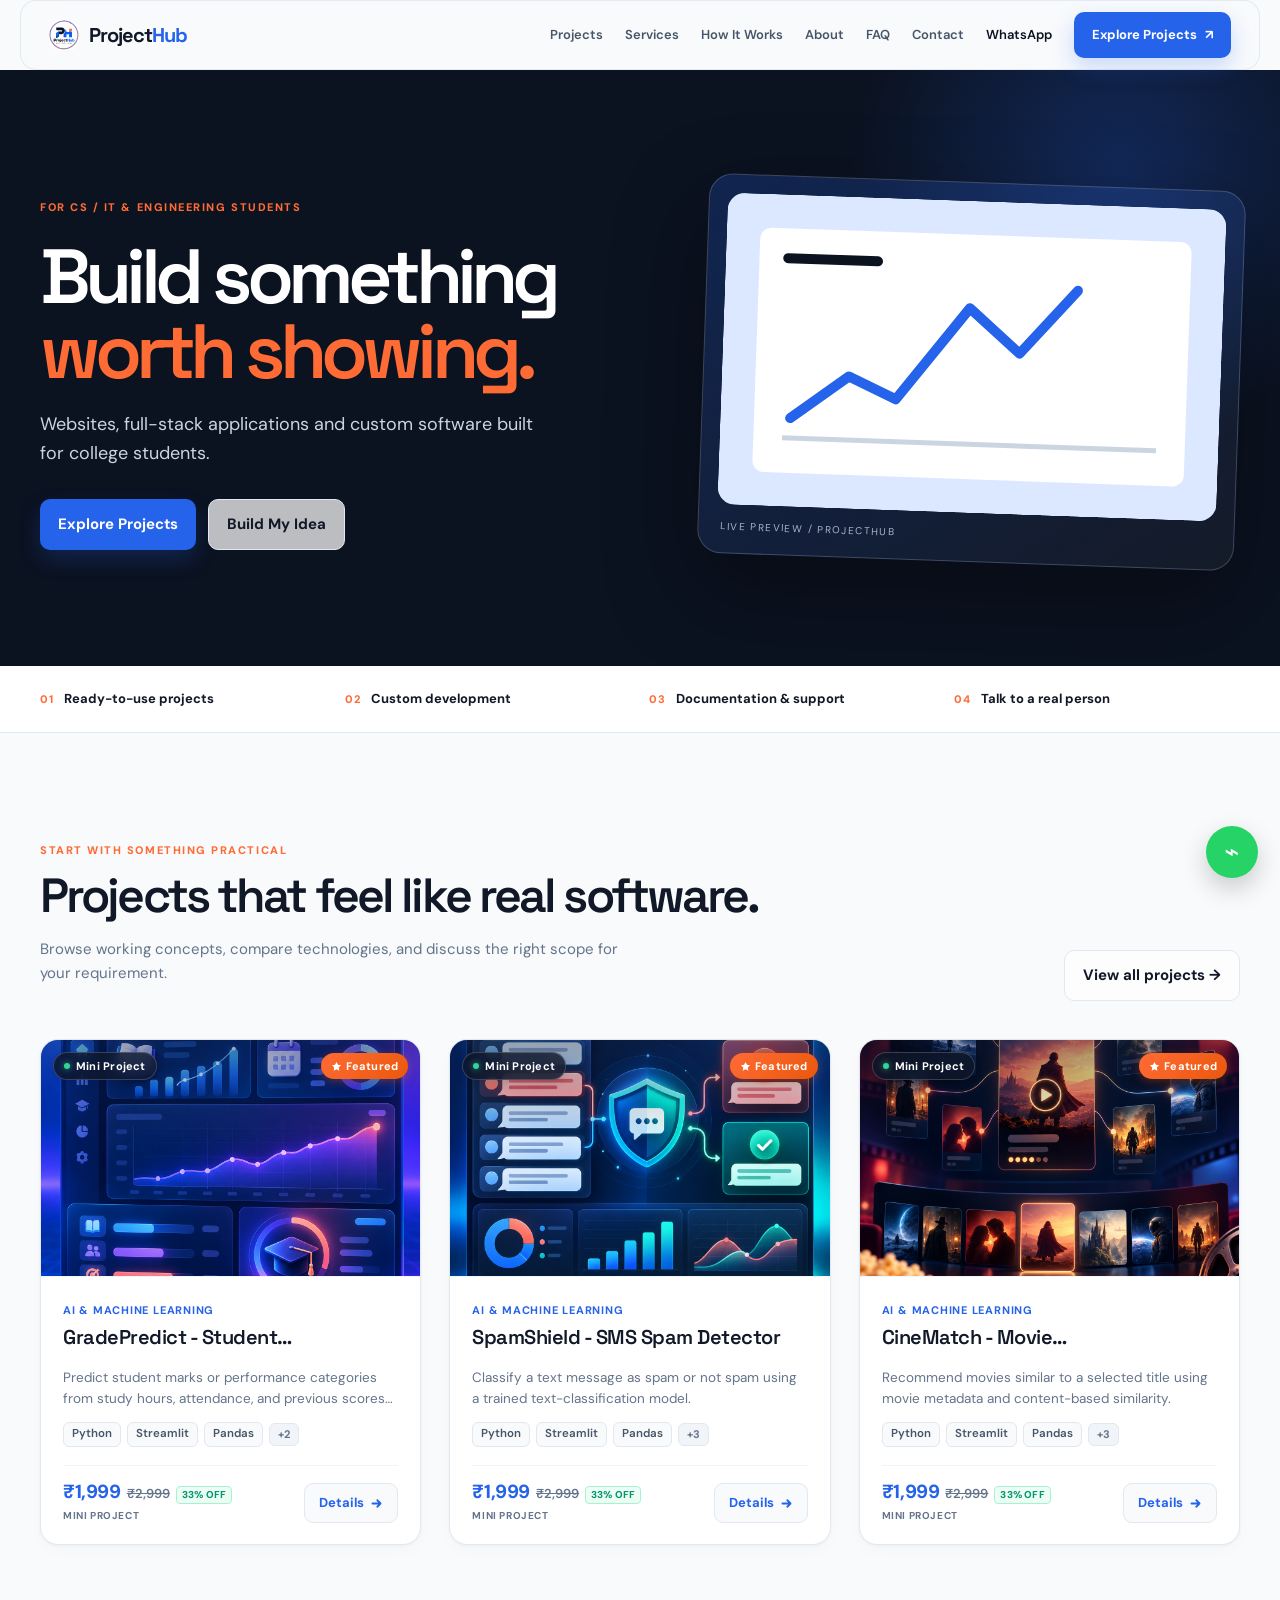
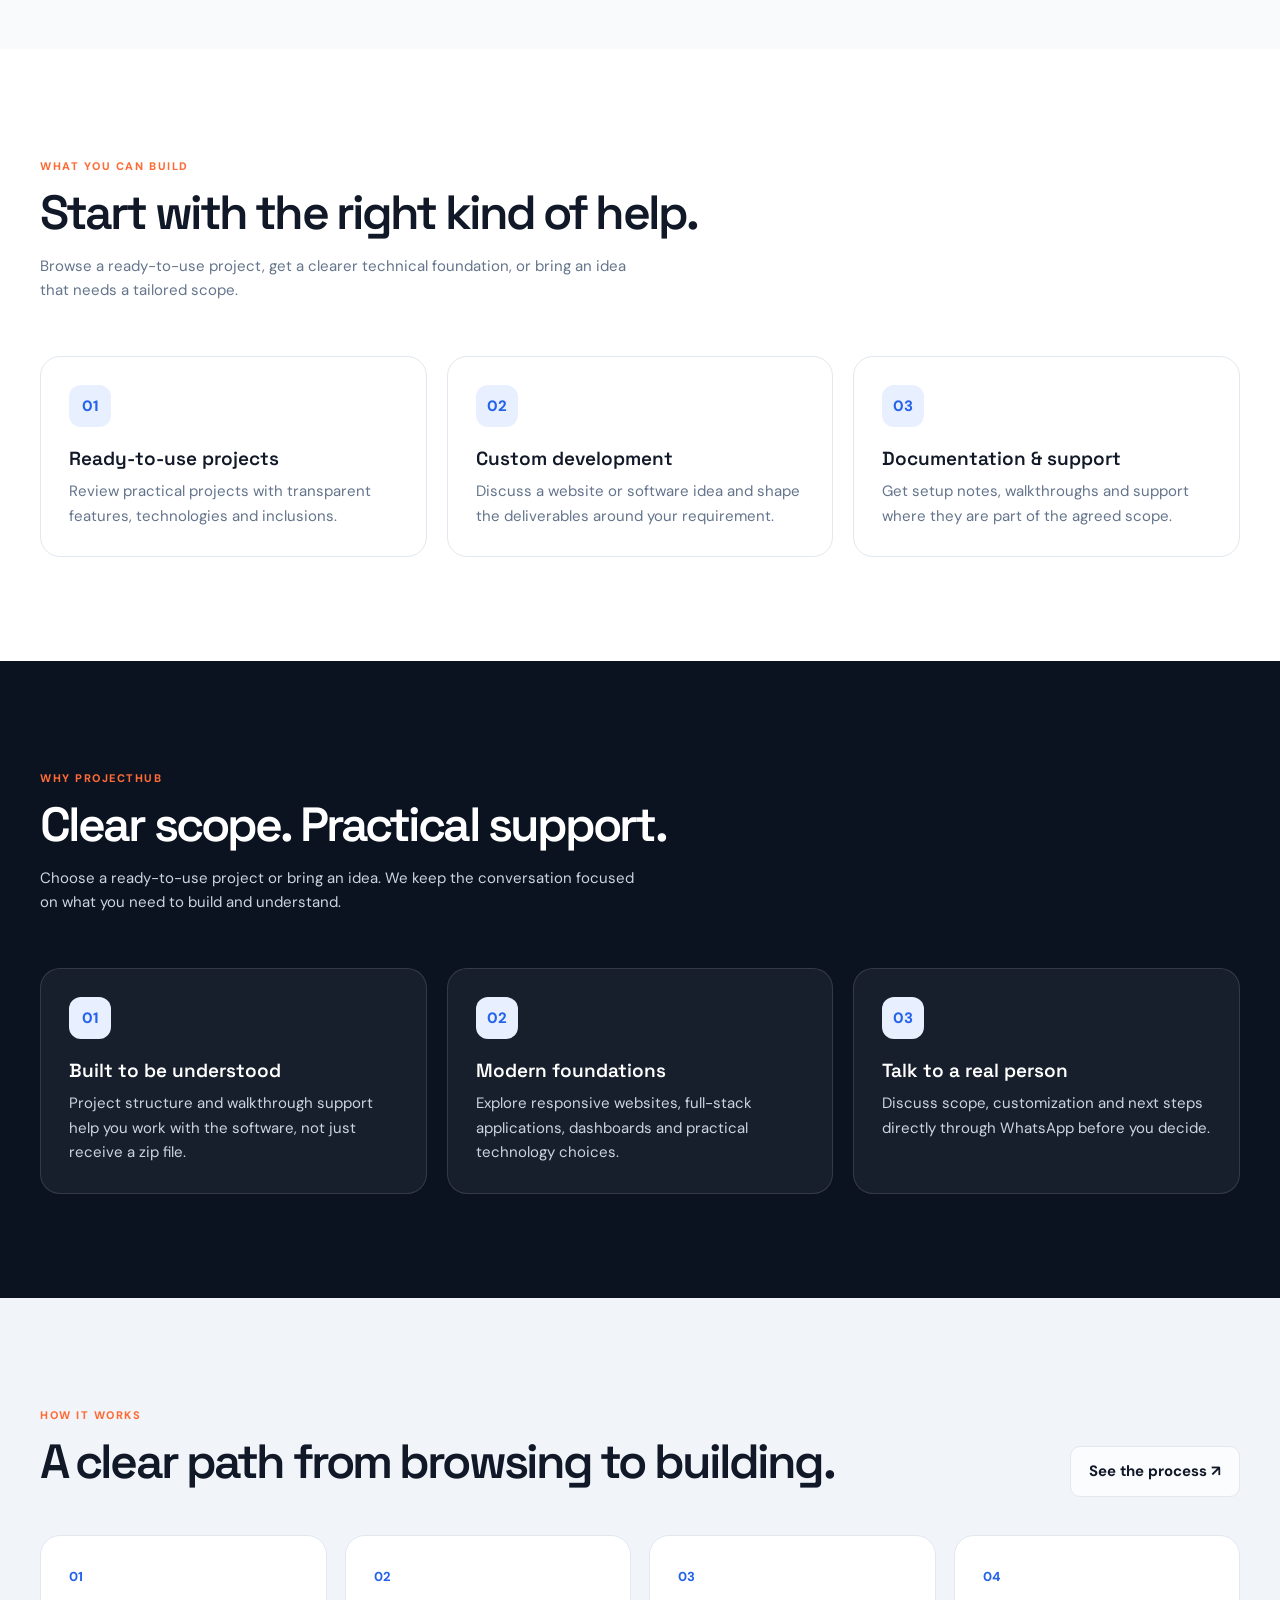
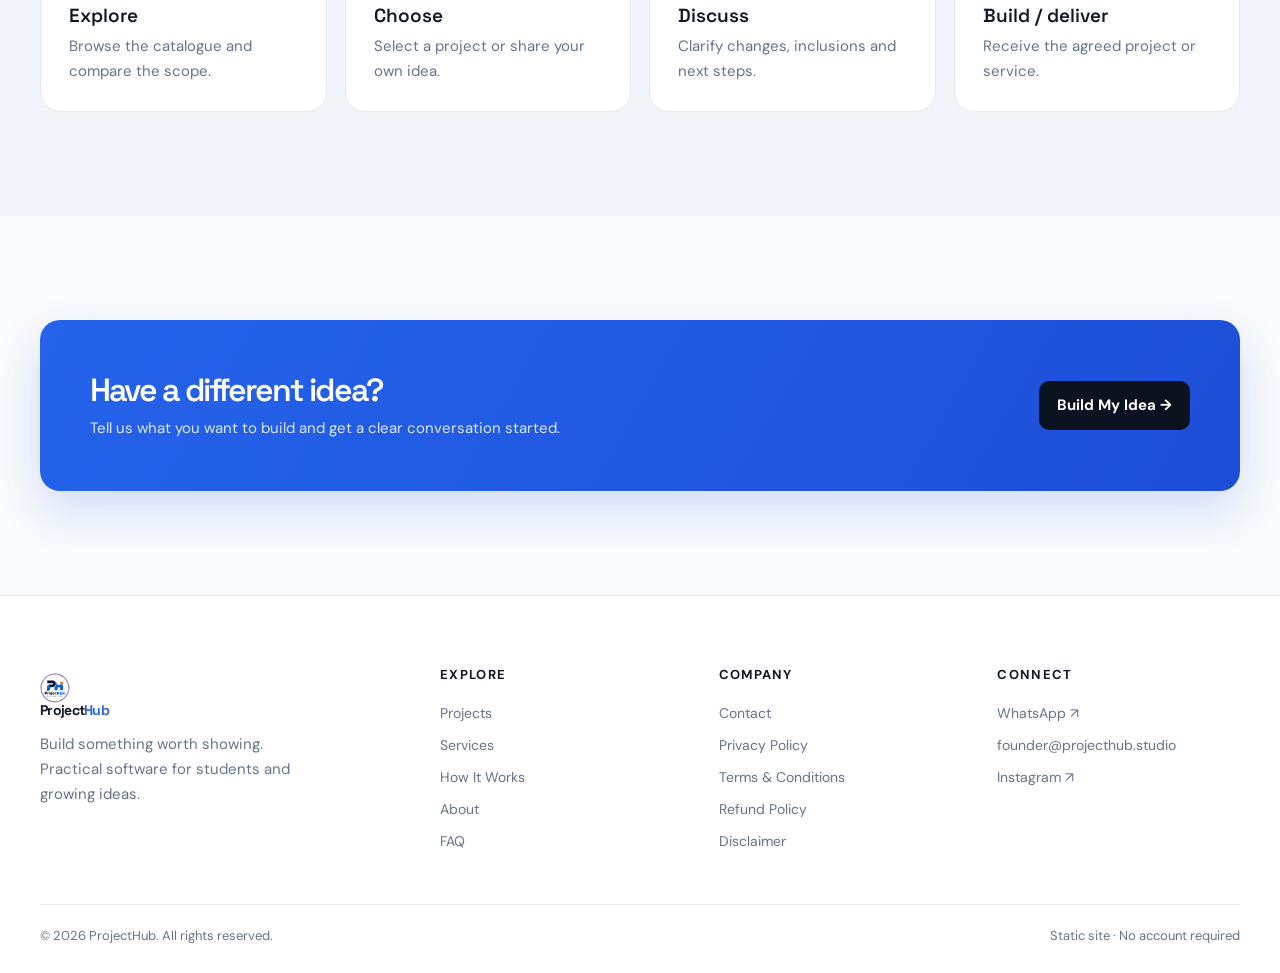
<file: index.html>
<!doctype html>
<html lang="en">

<head>
    <meta charset="utf-8">
    <meta name="viewport" content="width=device-width,initial-scale=1">
    <title>ProjectHub | Build something worth showing</title>
    <meta name="description"
        content="Websites, full-stack applications and custom software projects for CS, IT and engineering students.">
    <link rel="canonical" href="https://projecthub.studio/">
    <meta property="og:title" content="ProjectHub | Build something worth showing">
    <meta property="og:description"
        content="Practical websites, full-stack applications and custom software for students.">
    <meta property="og:image" content="assets/social-preview.svg">
    <meta property="og:type" content="website">
    <meta name="twitter:card" content="summary_large_image">
    <link rel="manifest" href="site.webmanifest">
    <link rel="icon" href="favicon.ico">
    <link rel="stylesheet" href="css/style.css">
    <script
        type="application/ld+json">{"@context":"https://schema.org","@graph":[{"@type":"Organization","name":"ProjectHub","url":"https://projecthub.studio/","description":"Student-focused software studio providing websites, full-stack applications and custom software projects."},{"@type":"WebSite","name":"ProjectHub","url":"https://projecthub.studio/"},{"@type":"WebPage","name":"ProjectHub | Build something worth showing","url":"https://projecthub.studio/"}]}</script>
</head>

<body data-page="home">
    <div id="site-header"></div>
    <main>
        <section class="hero">
            <div class="container hero-grid">
                <div class="reveal"><span class="eyebrow">For CS / IT & Engineering Students</span>
                    <h1>Build something<br><em>worth showing.</em></h1>
                    <p>Websites, full-stack applications and custom software built for college students.</p>
                    <div class="button-row"><a class="button button-primary" href="projects.html">Explore Projects</a><a
                            class="button button-outline" href="#" id="build-idea">Build My Idea</a></div>
                </div>
                <div class="hero-art reveal delay-1"><img src="assets/projects/dashboard.svg"
                        alt="Software analytics dashboard interface"></div>
            </div>
        </section>
        <section class="value-strip" aria-label="ProjectHub value propositions">
            <div class="container value-grid"><span>01 <strong>Ready-to-use projects</strong></span><span>02 <strong>Custom development</strong></span><span>03 <strong>Documentation &amp; support</strong></span><span>04 <strong>Talk to a real person</strong></span></div>
        </section>
        <section class="section">
            <div class="container">
                <div class="section-header">
                    <div><span class="eyebrow">Start with something practical</span>
                        <h2>Projects that feel like real software.</h2>
                        <p class="section-intro">Browse working concepts, compare technologies, and discuss the right
                            scope for your requirement.</p>
                    </div><a class="button button-outline" href="projects.html">View all projects →</a>
                </div>
                <div class="cards" id="featured-projects"></div>
            </div>
        </section>
        <section class="section light-section">
            <div class="container">
                <div class="section-header"><div><span class="eyebrow">What you can build</span><h2>Start with the right kind of help.</h2><p class="section-intro">Browse a ready-to-use project, get a clearer technical foundation, or bring an idea that needs a tailored scope.</p></div></div>
                <div class="feature-grid"><div class="feature"><div class="feature-icon">01</div><h3>Ready-to-use projects</h3><p>Review practical projects with transparent features, technologies and inclusions.</p></div><div class="feature"><div class="feature-icon">02</div><h3>Custom development</h3><p>Discuss a website or software idea and shape the deliverables around your requirement.</p></div><div class="feature"><div class="feature-icon">03</div><h3>Documentation &amp; support</h3><p>Get setup notes, walkthroughs and support where they are part of the agreed scope.</p></div></div>
            </div>
        </section>
        <section class="section dark-band">
            <div class="container">
                <div class="section-header">
                    <div><span class="eyebrow">Why ProjectHub</span>
                        <h2>Clear scope. Practical support.</h2>
                        <p class="section-intro">Choose a ready-to-use project or bring an idea. We keep the
                            conversation focused on what you need to build and understand.</p>
                    </div>
                </div>
                <div class="feature-grid">
                    <div class="feature">
                        <div class="feature-icon">01</div>
                        <h3>Built to be understood</h3>
                        <p>Project structure and walkthrough support help you work with the software, not just receive a
                            zip file.</p>
                    </div>
                    <div class="feature">
                        <div class="feature-icon">02</div>
                        <h3>Modern foundations</h3>
                        <p>Explore responsive websites, full-stack applications, dashboards and practical technology
                            choices.</p>
                    </div>
                    <div class="feature">
                        <div class="feature-icon">03</div>
                        <h3>Talk to a real person</h3>
                        <p>Discuss scope, customization and next steps directly through WhatsApp before you decide.</p>
                    </div>
                </div>
            </div>
        </section>
        <section class="section process-section">
            <div class="container"><div class="section-header"><div><span class="eyebrow">How it works</span><h2>A clear path from browsing to building.</h2></div><a class="button button-outline" href="how-it-works.html">See the process ↗</a></div><div class="steps"><div class="step"><h3>Explore</h3><p>Browse the catalogue and compare the scope.</p></div><div class="step"><h3>Choose</h3><p>Select a project or share your own idea.</p></div><div class="step"><h3>Discuss</h3><p>Clarify changes, inclusions and next steps.</p></div><div class="step"><h3>Build / deliver</h3><p>Receive the agreed project or service.</p></div></div></div>
        </section>
        <section class="section">
            <div class="container">
                <div class="cta">
                    <div>
                        <h2>Have a different idea?</h2>
                        <p>Tell us what you want to build and get a clear conversation started.</p>
                    </div><a class="button button-dark" href="#" id="build-idea-bottom">Build My Idea →</a>
                </div>
            </div>
        </section>
    </main>
    <div id="site-footer"></div>
    <script src="js/config.js"></script>
    <script src="js/projects.js"></script>
    <script src="js/main.js"></script>
    <script>const render = () => { document.querySelector("#featured-projects").innerHTML = PROJECTS.filter(p => p.featured).slice(0, 3).map(ProjectHub.cardMarkup).join("") }; render(); const idea = `Hi ProjectHub 👋\n\nI have an idea for a website/full-stack software project.\n\nI'd like to discuss the requirements and get a quote.\n\nMy idea:`;["build-idea", "build-idea-bottom"].forEach(id => { document.getElementById(id).href = ProjectHub.waUrl(idea); document.getElementById(id).target = "_blank"; document.getElementById(id).rel = "noreferrer" });</script>
</body>

</html>
</file>
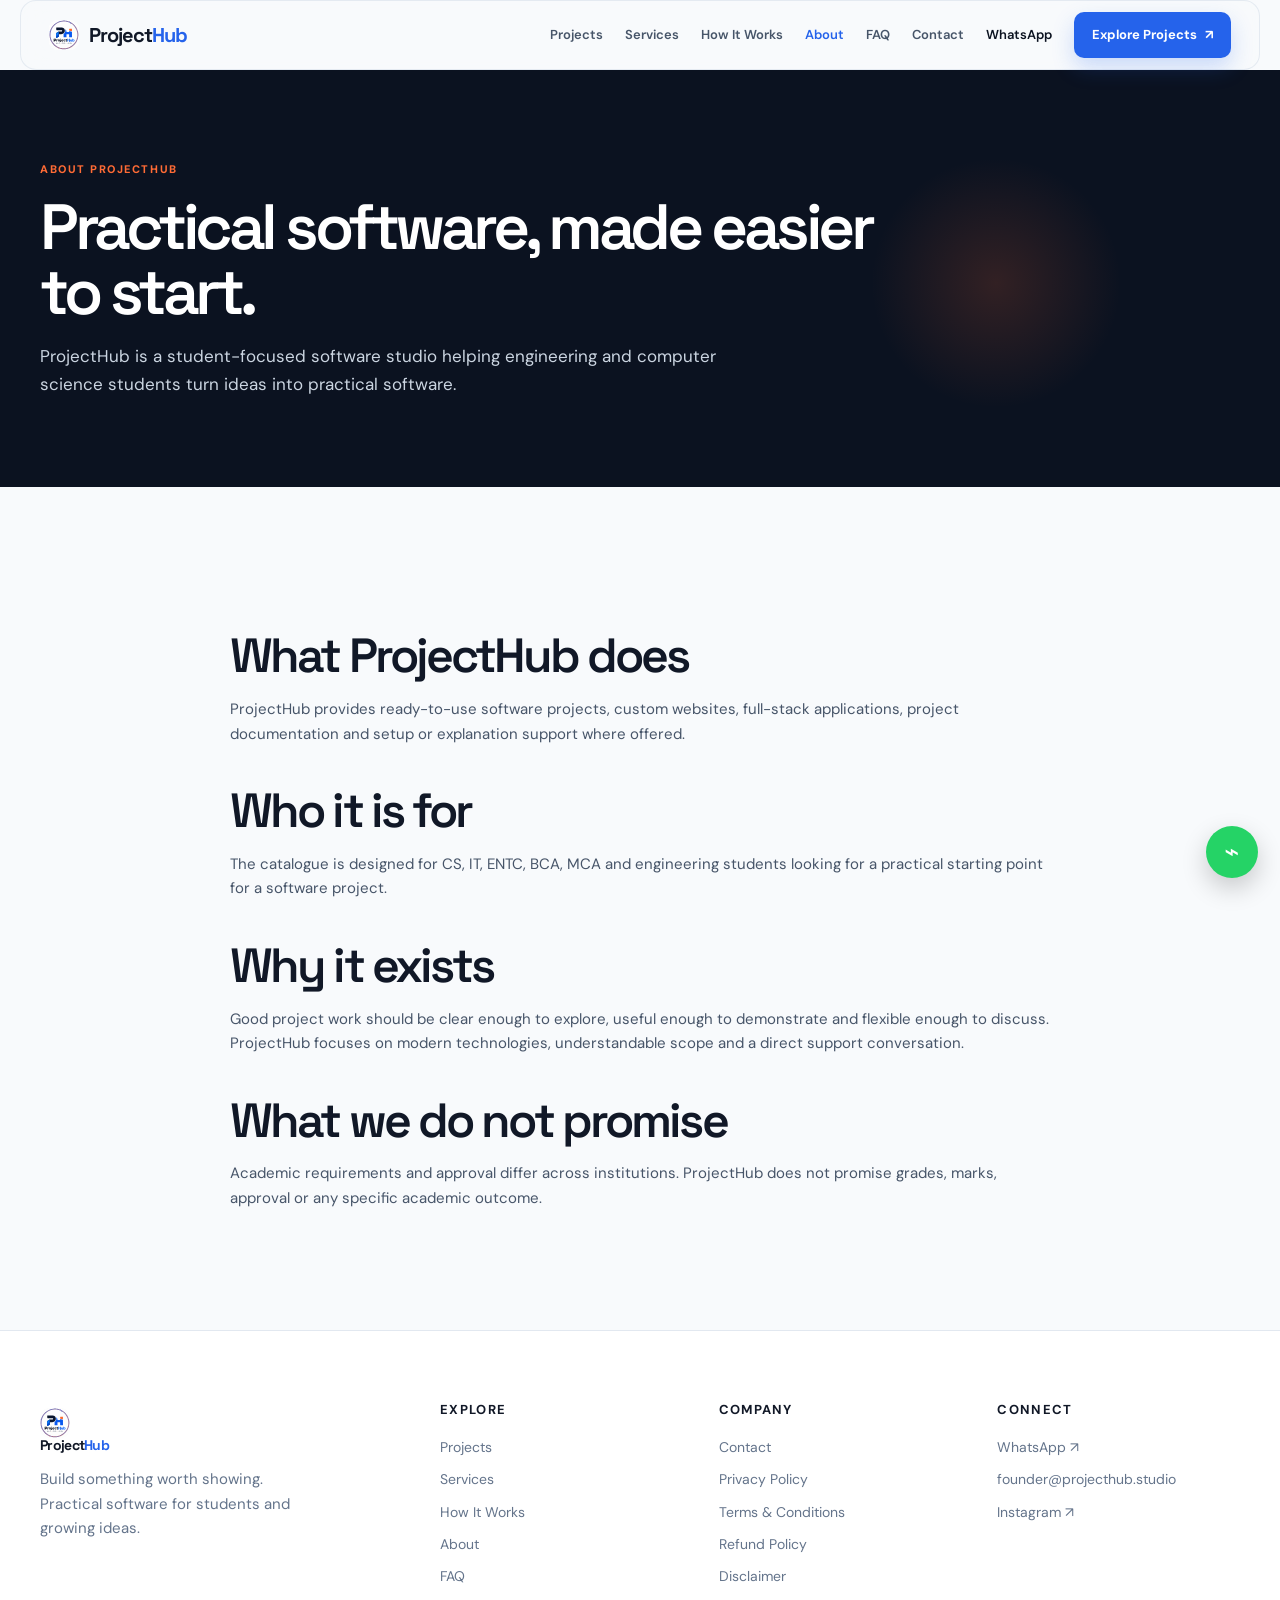
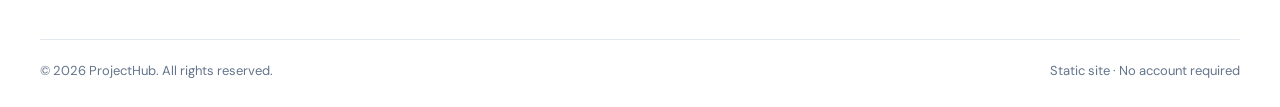
<file: about.html>
<!doctype html><html lang="en"><head><meta charset="utf-8"><meta name="viewport" content="width=device-width,initial-scale=1"><title>About ProjectHub | Student-focused software studio</title><meta name="description" content="ProjectHub is a student-focused software studio helping CS, IT and engineering students turn ideas into practical software."><link rel="canonical" href="https://projecthub.studio/about.html"><meta property="og:title" content="About ProjectHub"><meta property="og:description" content="A student-focused software studio for practical websites and applications."><meta property="og:image" content="assets/social-preview.svg"><link rel="icon" href="favicon.ico"><link rel="stylesheet" href="css/style.css"></head><body data-page="about"><div id="site-header"></div><main><section class="page-hero"><div class="container"><span class="eyebrow">About ProjectHub</span><h1>Practical software, made easier to start.</h1><p>ProjectHub is a student-focused software studio helping engineering and computer science students turn ideas into practical software.</p></div></section><section class="section"><div class="container prose"><h2>What ProjectHub does</h2><p>ProjectHub provides ready-to-use software projects, custom websites, full-stack applications, project documentation and setup or explanation support where offered.</p><h2>Who it is for</h2><p>The catalogue is designed for CS, IT, ENTC, BCA, MCA and engineering students looking for a practical starting point for a software project.</p><h2>Why it exists</h2><p>Good project work should be clear enough to explore, useful enough to demonstrate and flexible enough to discuss. ProjectHub focuses on modern technologies, understandable scope and a direct support conversation.</p><h2>What we do not promise</h2><p>Academic requirements and approval differ across institutions. ProjectHub does not promise grades, marks, approval or any specific academic outcome.</p></div></section></main><div id="site-footer"></div><script src="js/config.js"></script><script src="js/main.js"></script></body></html>
</file>
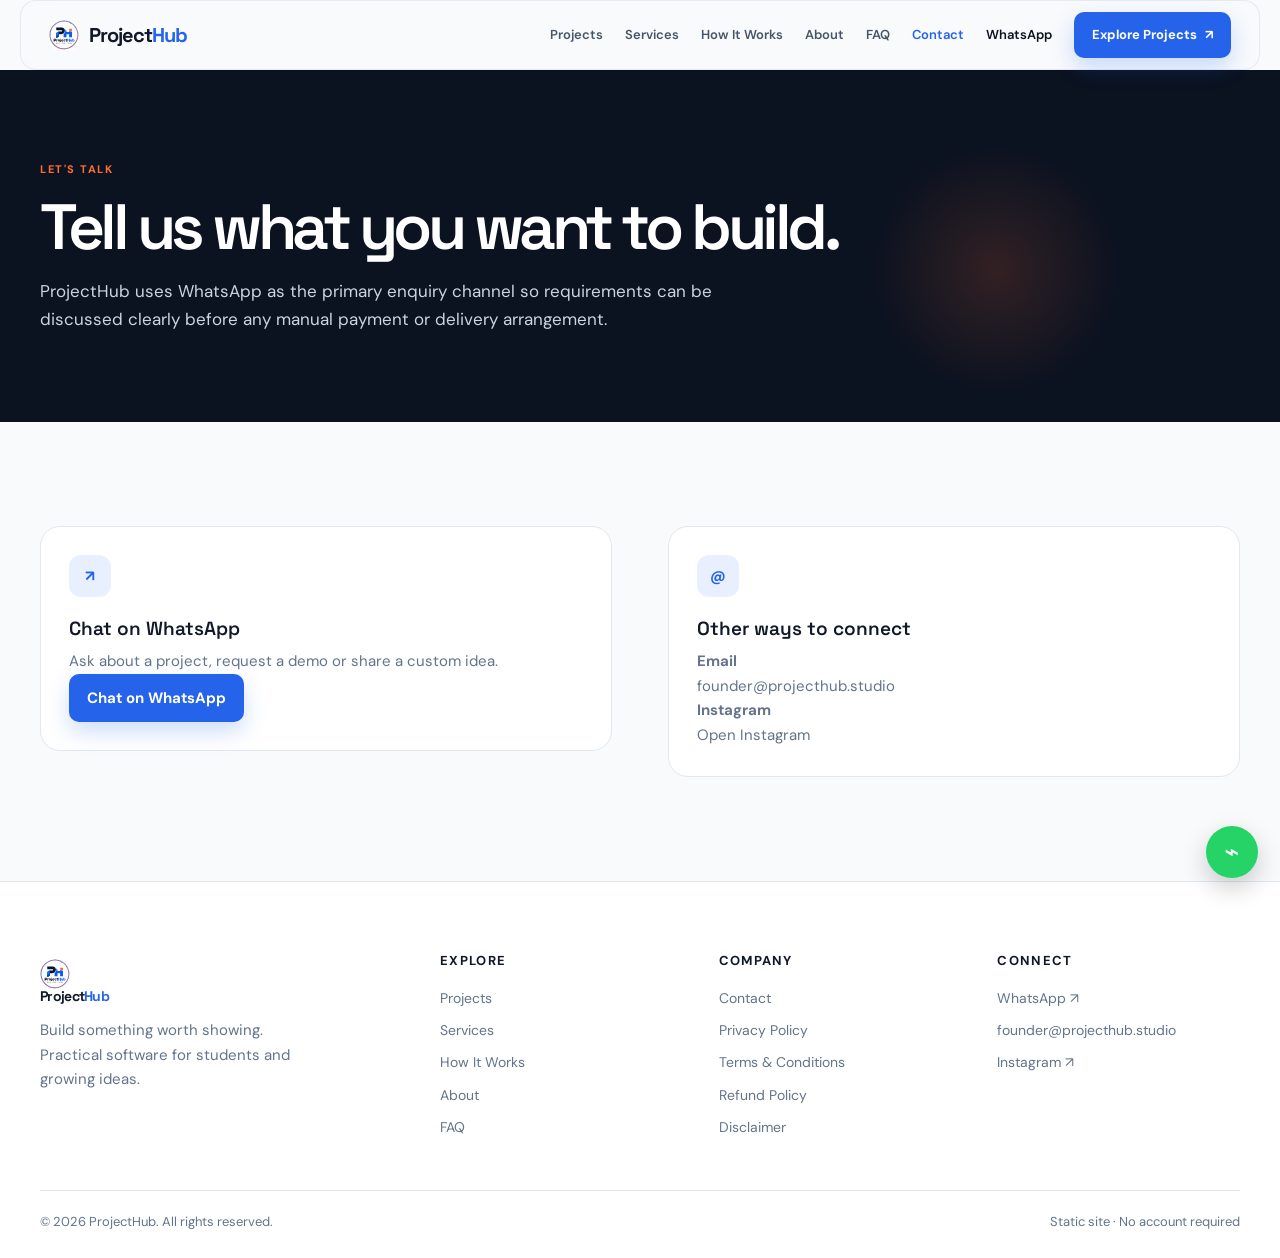
<file: contact.html>
<!doctype html>
<html lang="en">

<head>
    <meta charset="utf-8">
    <meta name="viewport" content="width=device-width,initial-scale=1">
    <title>Contact ProjectHub | WhatsApp project support</title>
    <meta name="description"
        content="Contact ProjectHub through WhatsApp, email or Instagram to discuss a software project or custom idea.">
    <link rel="canonical" href="https://projecthub.studio/contact.html">
    <meta property="og:title" content="Contact ProjectHub">
    <meta property="og:description" content="Discuss a project or custom software idea with ProjectHub.">
    <meta property="og:image" content="assets/social-preview.svg">
    <link rel="icon" href="favicon.ico">
    <link rel="stylesheet" href="css/style.css">
</head>

<body data-page="contact">
    <div id="site-header"></div>
    <main>
        <section class="page-hero">
            <div class="container"><span class="eyebrow">Let's talk</span>
                <h1>Tell us what you want to build.</h1>
                <p>ProjectHub uses WhatsApp as the primary enquiry channel so requirements can be discussed clearly
                    before any manual payment or delivery arrangement.</p>
            </div>
        </section>
        <section class="section">
            <div class="container detail-grid">
                <div class="feature">
                    <div class="feature-icon">↗</div>
                    <h3>Chat on WhatsApp</h3>
                    <p>Ask about a project, request a demo or share a custom idea.</p>
                    <p><a class="button button-primary config-whatsapp" href="#">Chat on WhatsApp</a></p>
                </div>
                <div class="feature">
                    <div class="feature-icon">@</div>
                    <h3>Other ways to connect</h3>
                    <p><strong>Email</strong><br><a class="config-email" href="#"></a></p>
                    <p><strong>Instagram</strong><br><a class="config-instagram" href="#" target="_blank"
                            rel="noreferrer">Open Instagram</a></p>
                </div>
            </div>
        </section>
    </main>
    <div id="site-footer"></div>
    <script src="js/config.js"></script>
    <script src="js/main.js"></script>
</body>

</html>
</file>
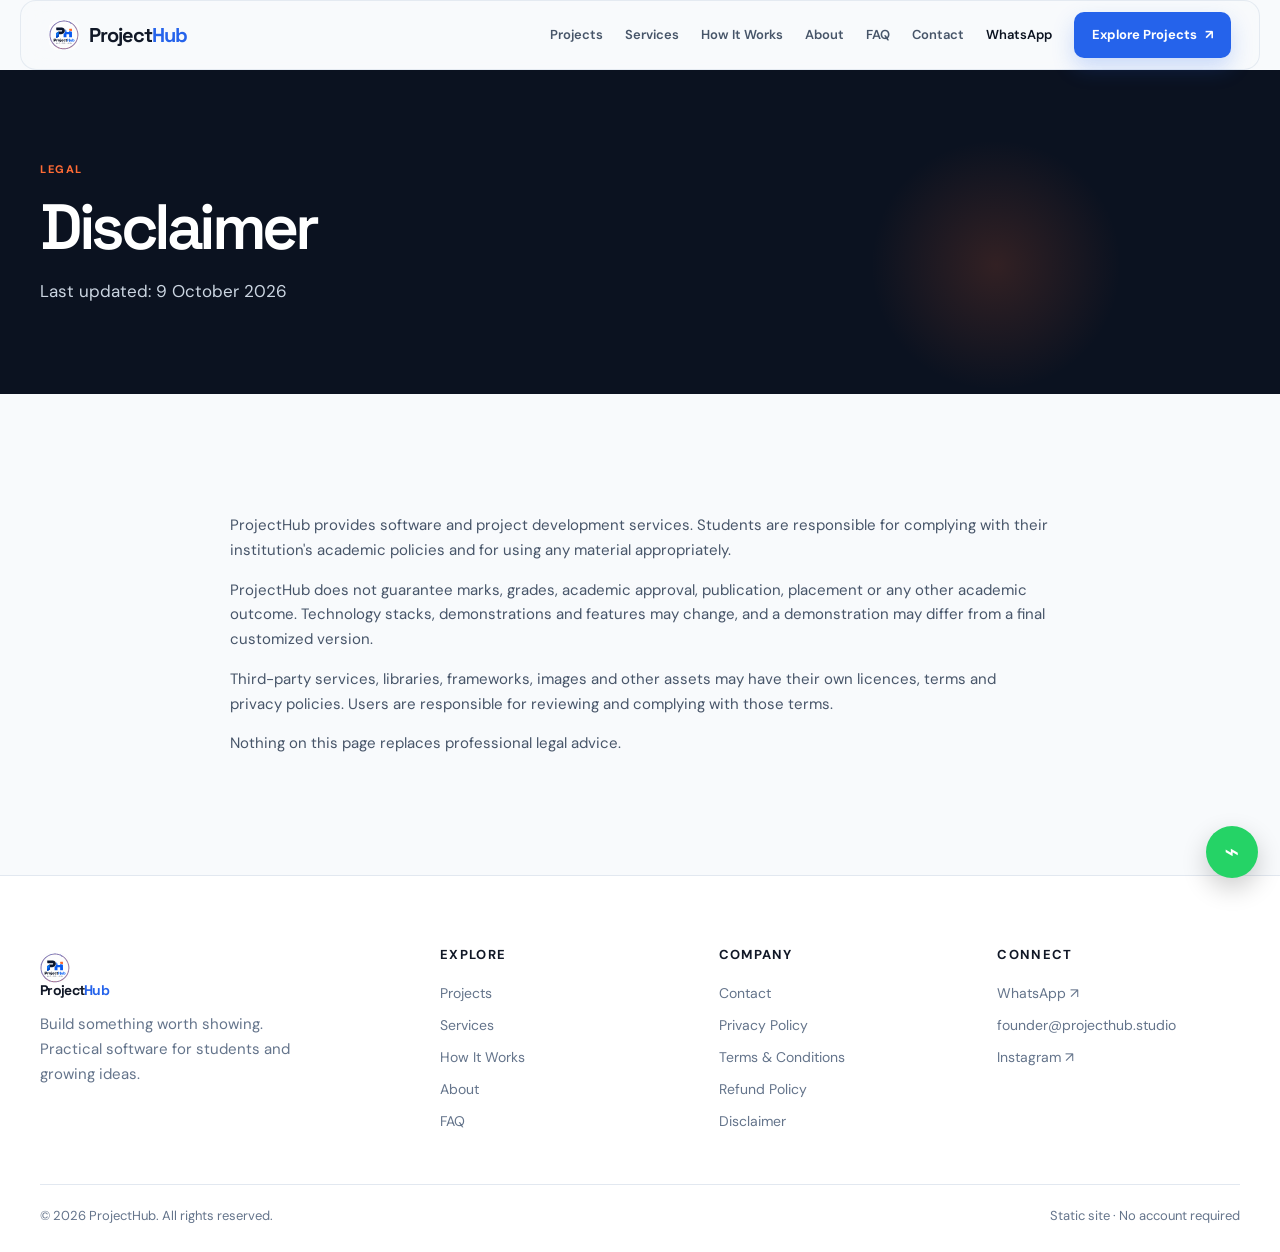
<file: disclaimer.html>
<!doctype html><html lang="en"><head><meta charset="utf-8"><meta name="viewport" content="width=device-width,initial-scale=1"><title>Disclaimer | ProjectHub</title><meta name="description" content="ProjectHub disclaimer about software services, academic responsibility and third-party technology."><link rel="canonical" href="https://projecthub.studio/disclaimer.html"><link rel="icon" href="favicon.ico"><link rel="stylesheet" href="css/style.css"></head><body data-page="legal"><div id="site-header"></div><main><section class="page-hero"><div class="container"><span class="eyebrow">Legal</span><h1>Disclaimer</h1><p>Last updated: 9 October 2026</p></div></section><section class="section"><div class="container prose"><p>ProjectHub provides software and project development services. Students are responsible for complying with their institution's academic policies and for using any material appropriately.</p><p>ProjectHub does not guarantee marks, grades, academic approval, publication, placement or any other academic outcome. Technology stacks, demonstrations and features may change, and a demonstration may differ from a final customized version.</p><p>Third-party services, libraries, frameworks, images and other assets may have their own licences, terms and privacy policies. Users are responsible for reviewing and complying with those terms.</p><p>Nothing on this page replaces professional legal advice.</p></div></section></main><div id="site-footer"></div><script src="js/config.js"></script><script src="js/main.js"></script></body></html>
</file>
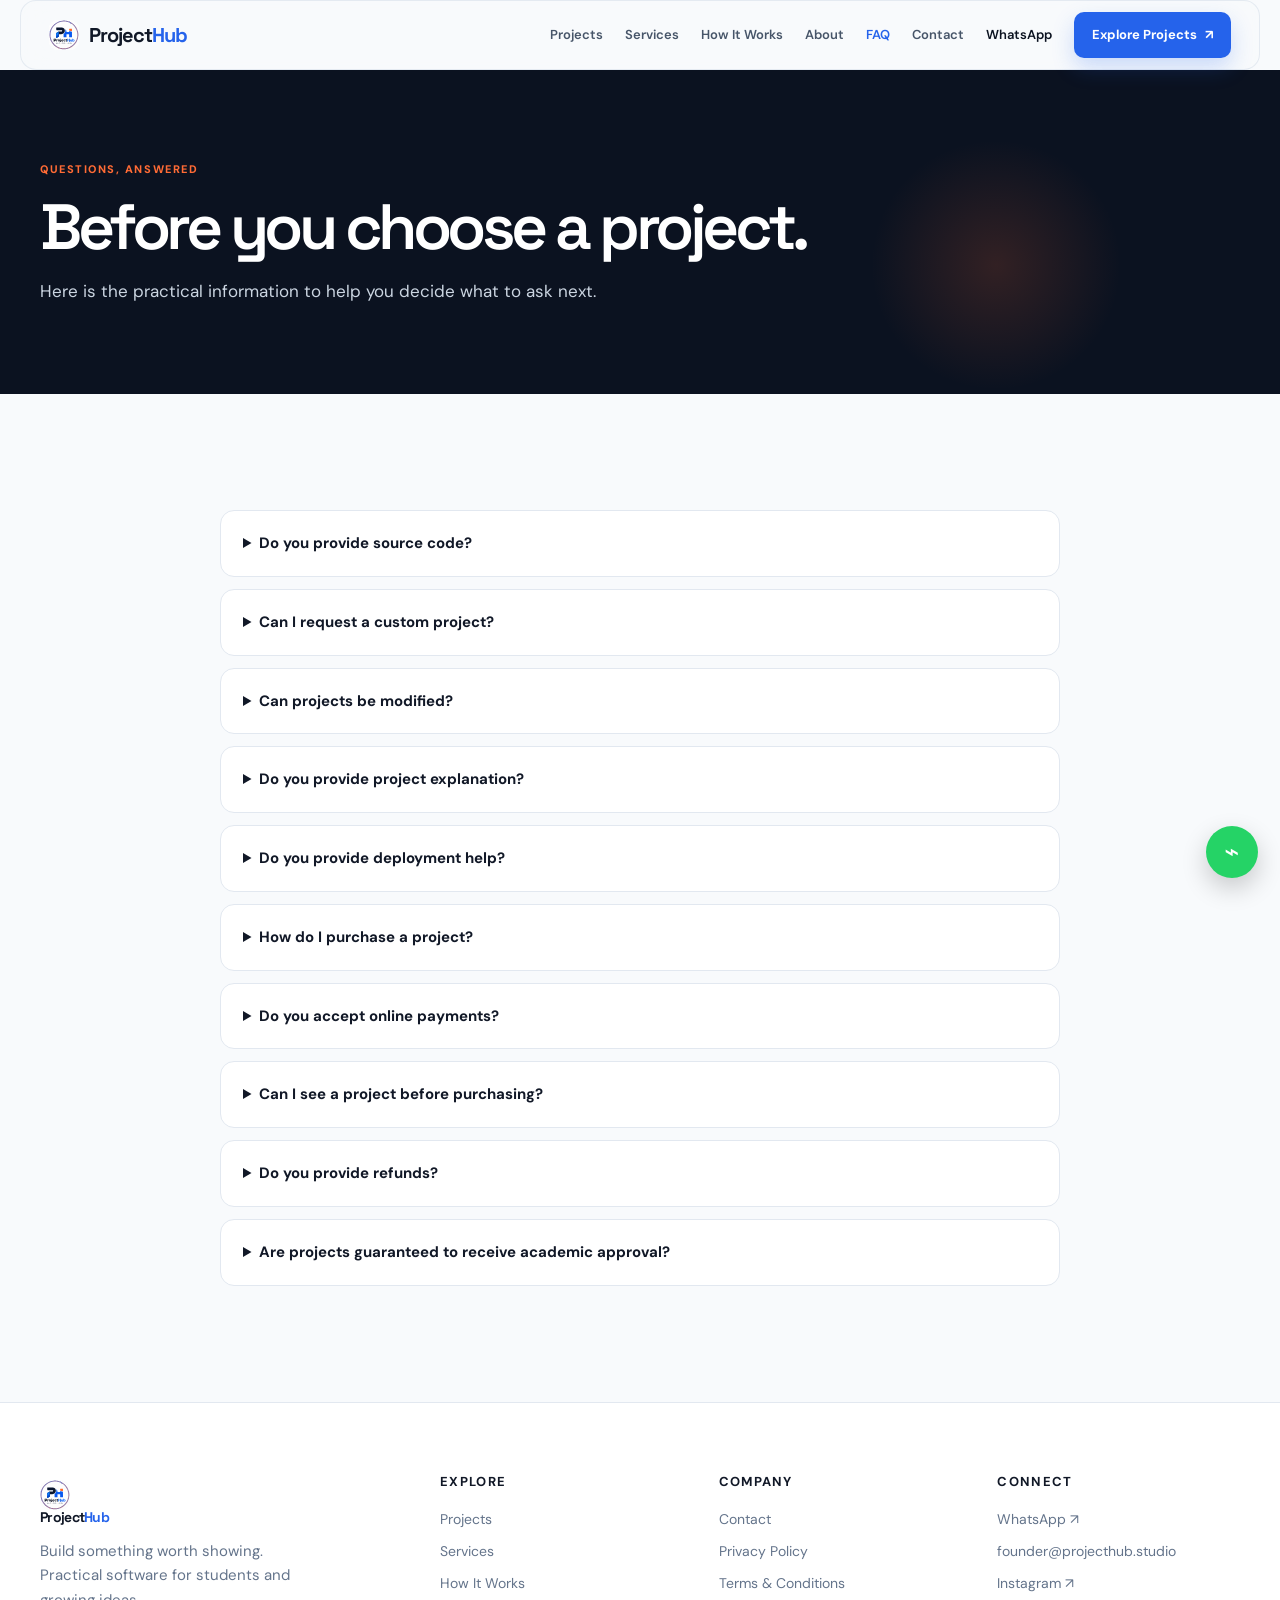
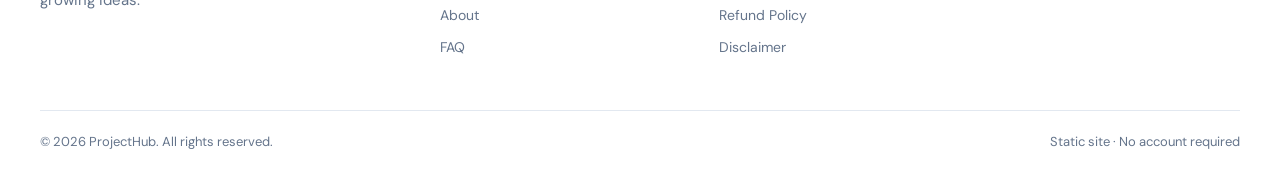
<file: faq.html>
<!doctype html>
<html lang="en">

<head>
    <meta charset="utf-8">
    <meta name="viewport" content="width=device-width,initial-scale=1">
    <title>FAQ | ProjectHub</title>
    <meta name="description"
        content="Answers about ProjectHub source code, custom projects, support, deployment, purchasing and academic use.">
    <link rel="canonical" href="https://projecthub.studio/faq.html">
    <meta property="og:title" content="Frequently Asked Questions | ProjectHub">
    <meta property="og:description"
        content="Answers about projects, customization, support and the WhatsApp purchase process.">
    <meta property="og:image" content="assets/social-preview.svg">
    <link rel="icon" href="favicon.ico">
    <link rel="stylesheet" href="css/style.css">
</head>

<body data-page="faq">
    <div id="site-header"></div>
    <main>
        <section class="page-hero">
            <div class="container"><span class="eyebrow">Questions, answered</span>
                <h1>Before you choose a project.</h1>
                <p>Here is the practical information to help you decide what to ask next.</p>
            </div>
        </section>
        <section class="section">
            <div class="container faq-list">
                <details class="faq-item">
                    <summary>Do you provide source code?</summary>
                    <p>Source code is provided when it is part of the specific project or agreement. Confirm what is
                        included before purchase.</p>
                </details>
                <details class="faq-item">
                    <summary>Can I request a custom project?</summary>
                    <p>Yes. Share your idea, requirements and preferred technology through WhatsApp for a scope
                        discussion and quote.</p>
                </details>
                <details class="faq-item">
                    <summary>Can projects be modified?</summary>
                    <p>Customization depends on the requirements, project structure and agreed scope. Discuss changes
                        before proceeding.</p>
                </details>
                <details class="faq-item">
                    <summary>Do you provide project explanation?</summary>
                    <p>Setup and explanation support can be available depending on the project and agreed deliverables.
                    </p>
                </details>
                <details class="faq-item">
                    <summary>Do you provide deployment help?</summary>
                    <p>Optional deployment and hosting assistance can be discussed for suitable projects.</p>
                </details>
                <details class="faq-item">
                    <summary>How do I purchase a project?</summary>
                    <p>Open a project, use the Get Project button and discuss the project, inclusions and next steps on
                        WhatsApp. Payment and delivery are handled manually.</p>
                </details>
                <details class="faq-item">
                    <summary>Do you accept online payments?</summary>
                    <p>The website does not process online payments. Ask about the current manual payment process
                        through WhatsApp.</p>
                </details>
                <details class="faq-item">
                    <summary>Can I see a project before purchasing?</summary>
                    <p>Ask about available demonstrations or previews. What can be shown depends on the project.</p>
                </details>
                <details class="faq-item">
                    <summary>Do you provide refunds?</summary>
                    <p>Refund eligibility depends on delivery status, customization, whether custom work has started and
                        the agreement made before purchase. See the Refund Policy.</p>
                </details>
                <details class="faq-item">
                    <summary>Are projects guaranteed to receive academic approval?</summary>
                    <p>Academic requirements and approval vary by institution and faculty. ProjectHub does not guarantee
                        academic approval, marks, grades or acceptance.</p>
                </details>
            </div>
        </section>
    </main>
    <div id="site-footer"></div>
    <script src="js/config.js"></script>
    <script src="js/main.js"></script>
</body>

</html>
</file>
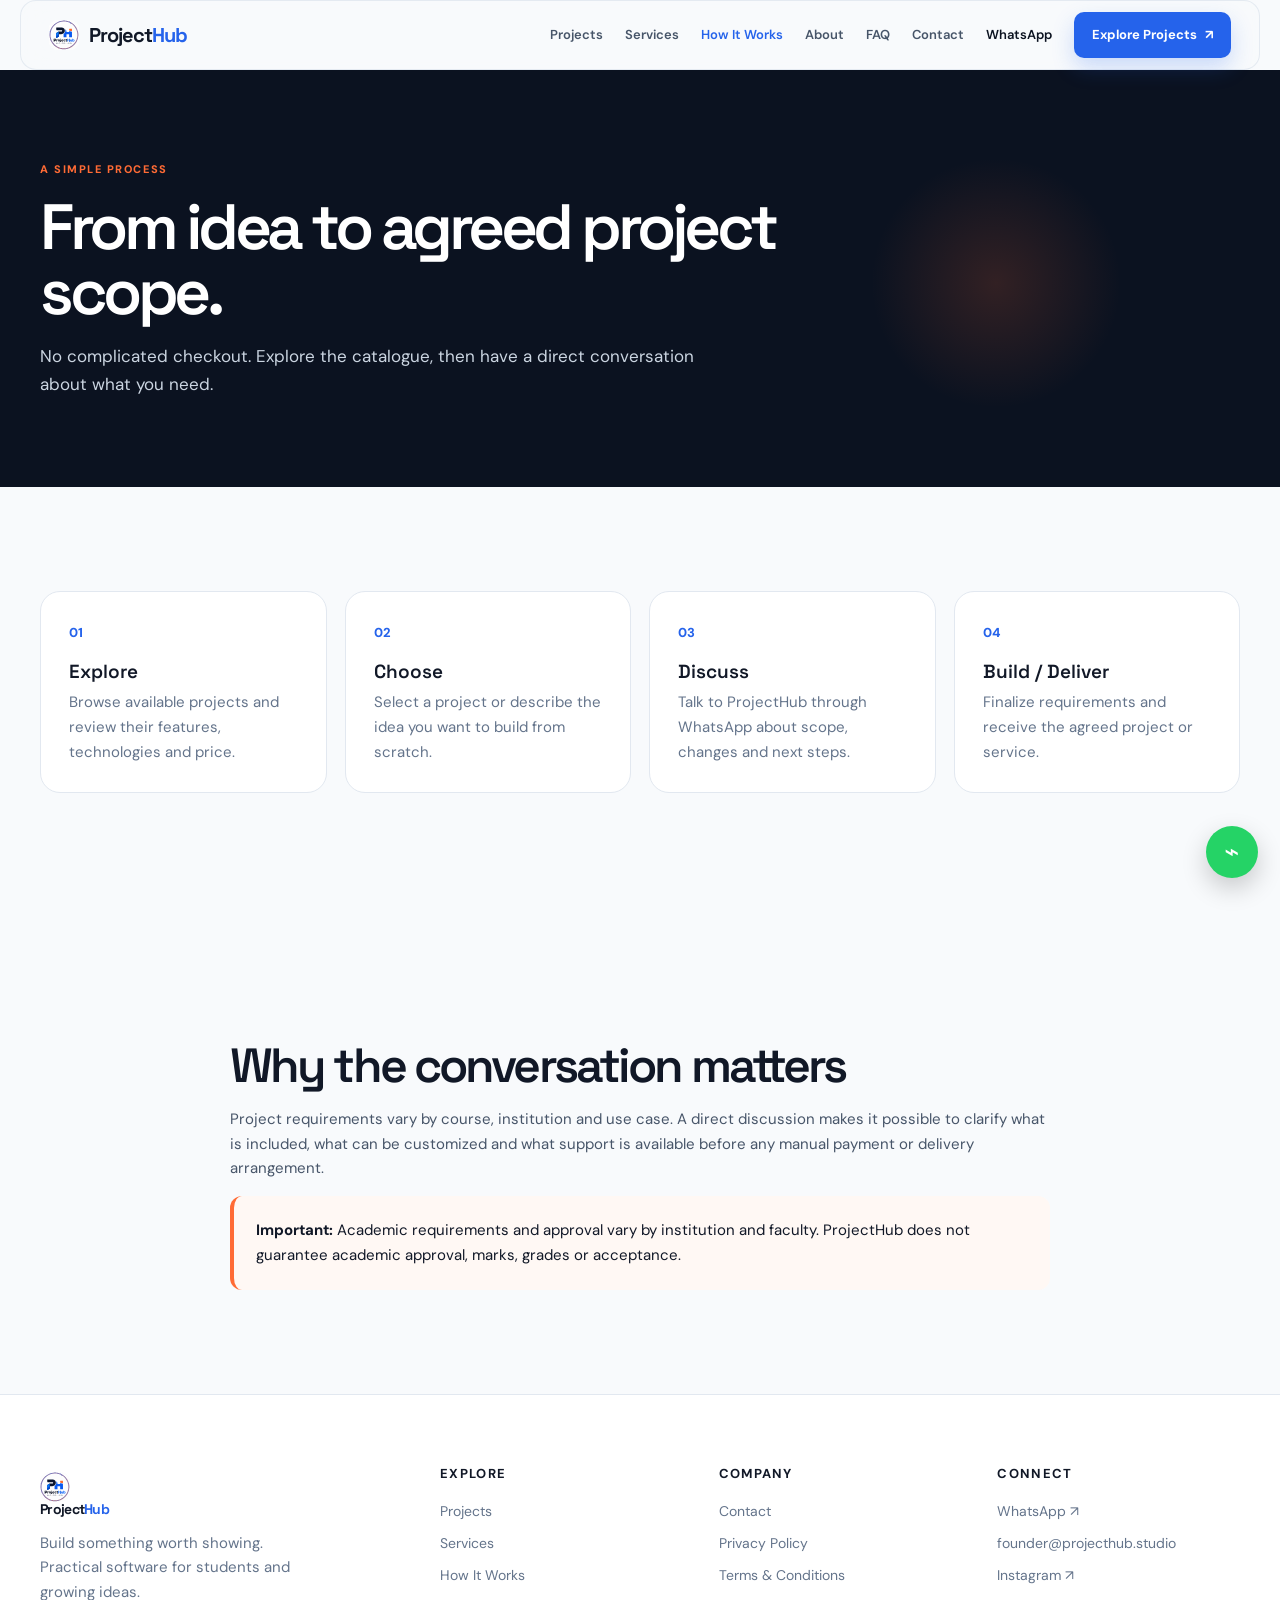
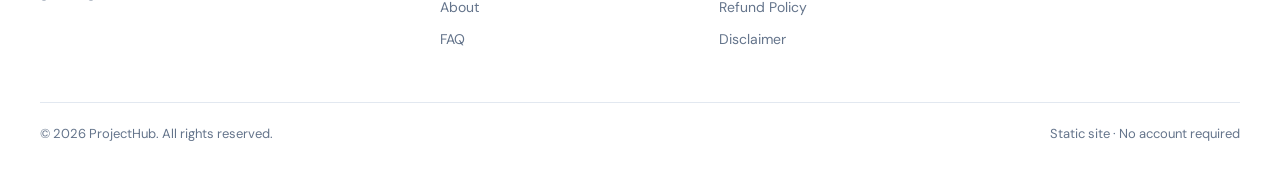
<file: how-it-works.html>
<!doctype html><html lang="en"><head><meta charset="utf-8"><meta name="viewport" content="width=device-width,initial-scale=1"><title>How It Works | ProjectHub</title><meta name="description" content="See how ProjectHub helps students explore, choose, discuss and receive practical software projects."><link rel="canonical" href="https://projecthub.studio/how-it-works.html"><meta property="og:title" content="How It Works | ProjectHub"><meta property="og:description" content="A simple four-step project and custom software process."><meta property="og:image" content="assets/social-preview.svg"><link rel="icon" href="favicon.ico"><link rel="stylesheet" href="css/style.css"></head><body data-page="how"><div id="site-header"></div><main><section class="page-hero"><div class="container"><span class="eyebrow">A simple process</span><h1>From idea to agreed project scope.</h1><p>No complicated checkout. Explore the catalogue, then have a direct conversation about what you need.</p></div></section><section class="section"><div class="container steps"><div class="step"><h3>Explore</h3><p>Browse available projects and review their features, technologies and price.</p></div><div class="step"><h3>Choose</h3><p>Select a project or describe the idea you want to build from scratch.</p></div><div class="step"><h3>Discuss</h3><p>Talk to ProjectHub through WhatsApp about scope, changes and next steps.</p></div><div class="step"><h3>Build / Deliver</h3><p>Finalize requirements and receive the agreed project or service.</p></div></div></section><section class="section"><div class="container prose"><h2>Why the conversation matters</h2><p>Project requirements vary by course, institution and use case. A direct discussion makes it possible to clarify what is included, what can be customized and what support is available before any manual payment or delivery arrangement.</p><div class="notice"><strong>Important:</strong> Academic requirements and approval vary by institution and faculty. ProjectHub does not guarantee academic approval, marks, grades or acceptance.</div></div></section></main><div id="site-footer"></div><script src="js/config.js"></script><script src="js/main.js"></script></body></html>
</file>
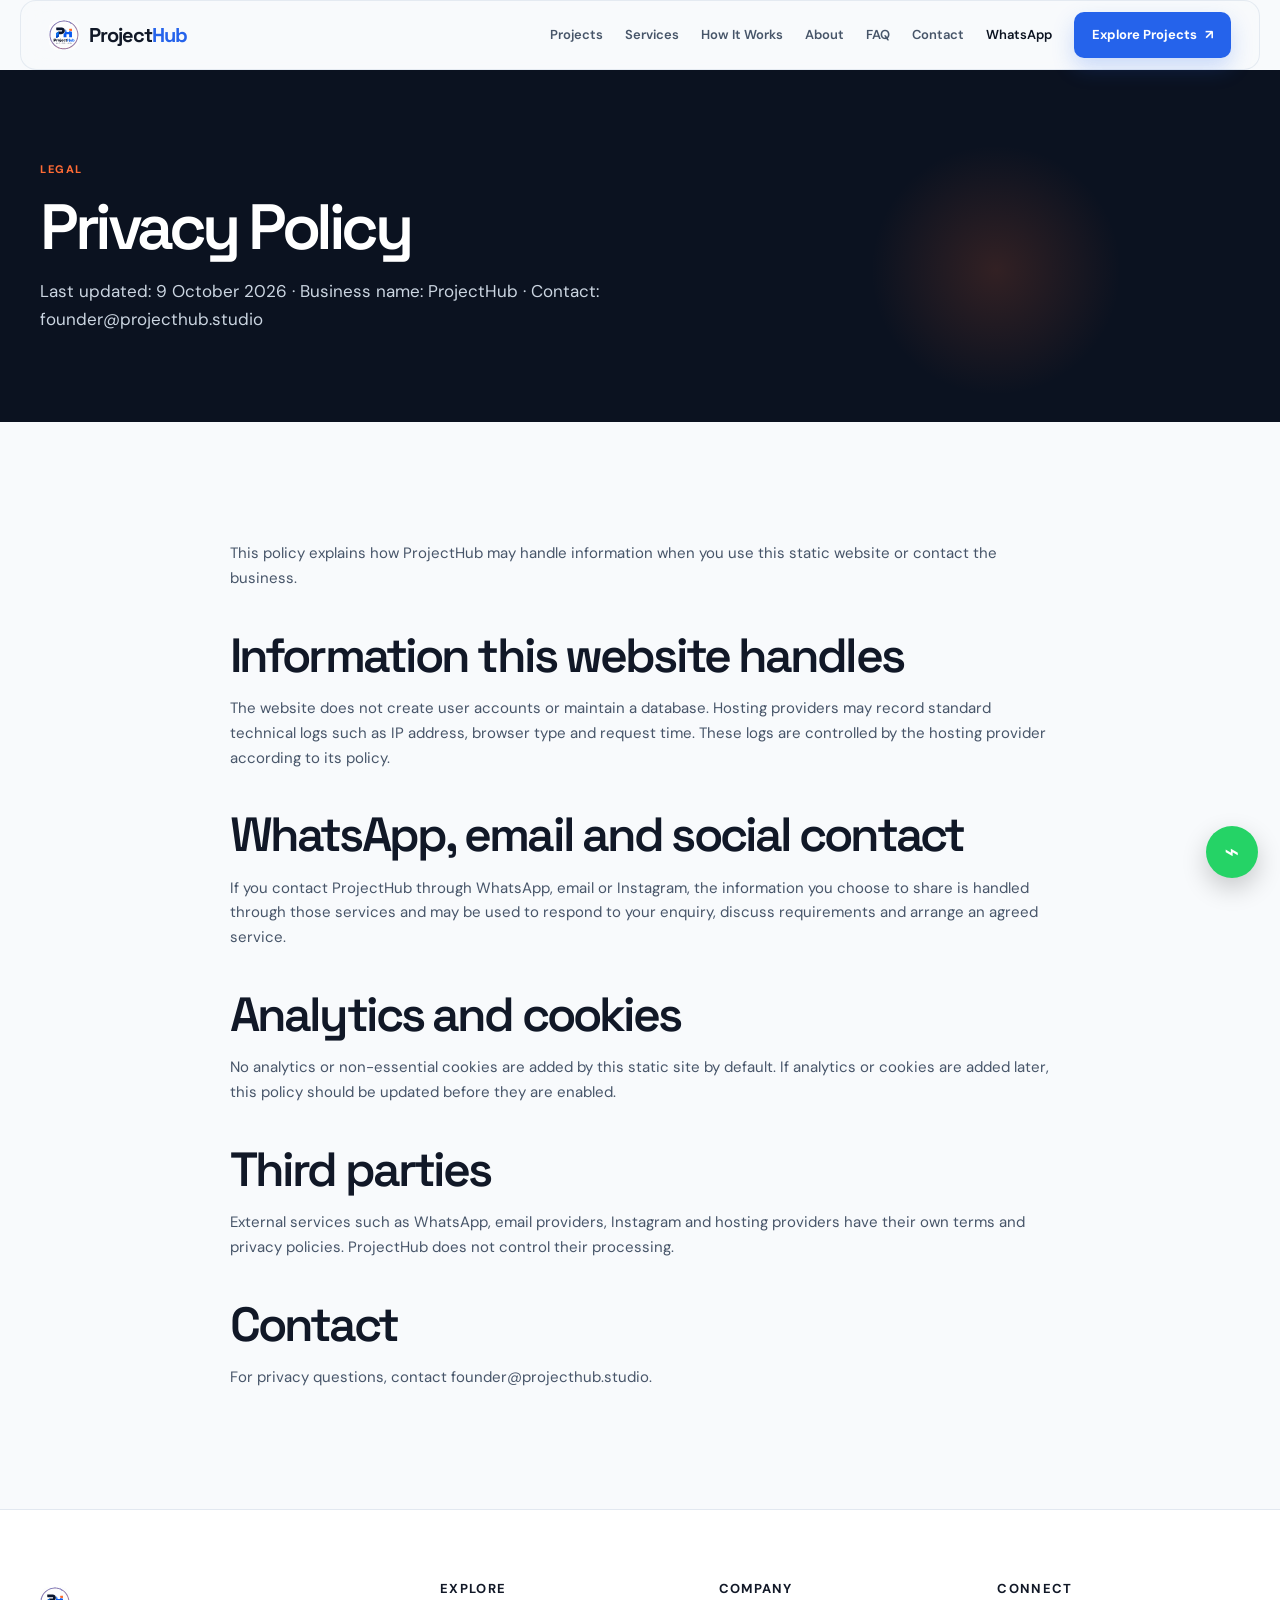
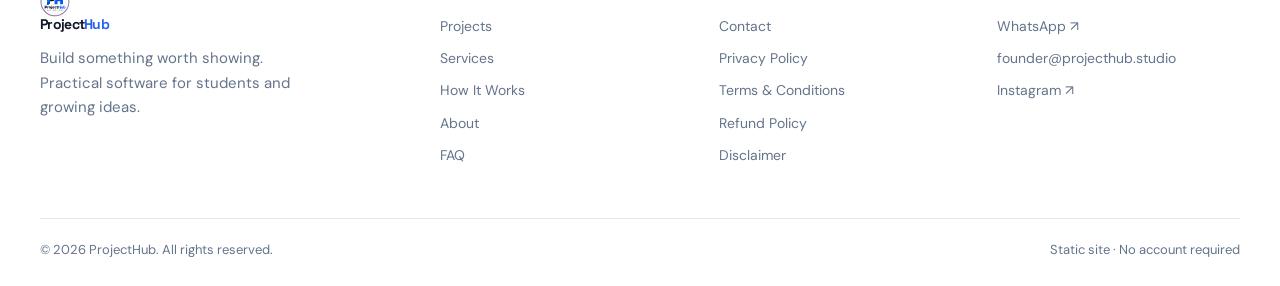
<file: privacy-policy.html>
<!doctype html><html lang="en"><head><meta charset="utf-8"><meta name="viewport" content="width=device-width,initial-scale=1"><title>Privacy Policy | ProjectHub</title><meta name="description" content="ProjectHub privacy policy for this static website and contact interactions."><link rel="canonical" href="https://projecthub.studio/privacy-policy.html"><link rel="icon" href="favicon.ico"><link rel="stylesheet" href="css/style.css"></head><body data-page="legal"><div id="site-header"></div><main><section class="page-hero"><div class="container"><span class="eyebrow">Legal</span><h1>Privacy Policy</h1><p>Last updated: 9 October 2026 · Business name: ProjectHub · Contact: founder@projecthub.studio</p></div></section><section class="section"><div class="container prose"><p>This policy explains how ProjectHub may handle information when you use this static website or contact the business.</p><h2>Information this website handles</h2><p>The website does not create user accounts or maintain a database. Hosting providers may record standard technical logs such as IP address, browser type and request time. These logs are controlled by the hosting provider according to its policy.</p><h2>WhatsApp, email and social contact</h2><p>If you contact ProjectHub through WhatsApp, email or Instagram, the information you choose to share is handled through those services and may be used to respond to your enquiry, discuss requirements and arrange an agreed service.</p><h2>Analytics and cookies</h2><p>No analytics or non-essential cookies are added by this static site by default. If analytics or cookies are added later, this policy should be updated before they are enabled.</p><h2>Third parties</h2><p>External services such as WhatsApp, email providers, Instagram and hosting providers have their own terms and privacy policies. ProjectHub does not control their processing.</p><h2>Contact</h2><p>For privacy questions, contact founder@projecthub.studio.</p></div></section></main><div id="site-footer"></div><script src="js/config.js"></script><script src="js/main.js"></script></body></html>
</file>
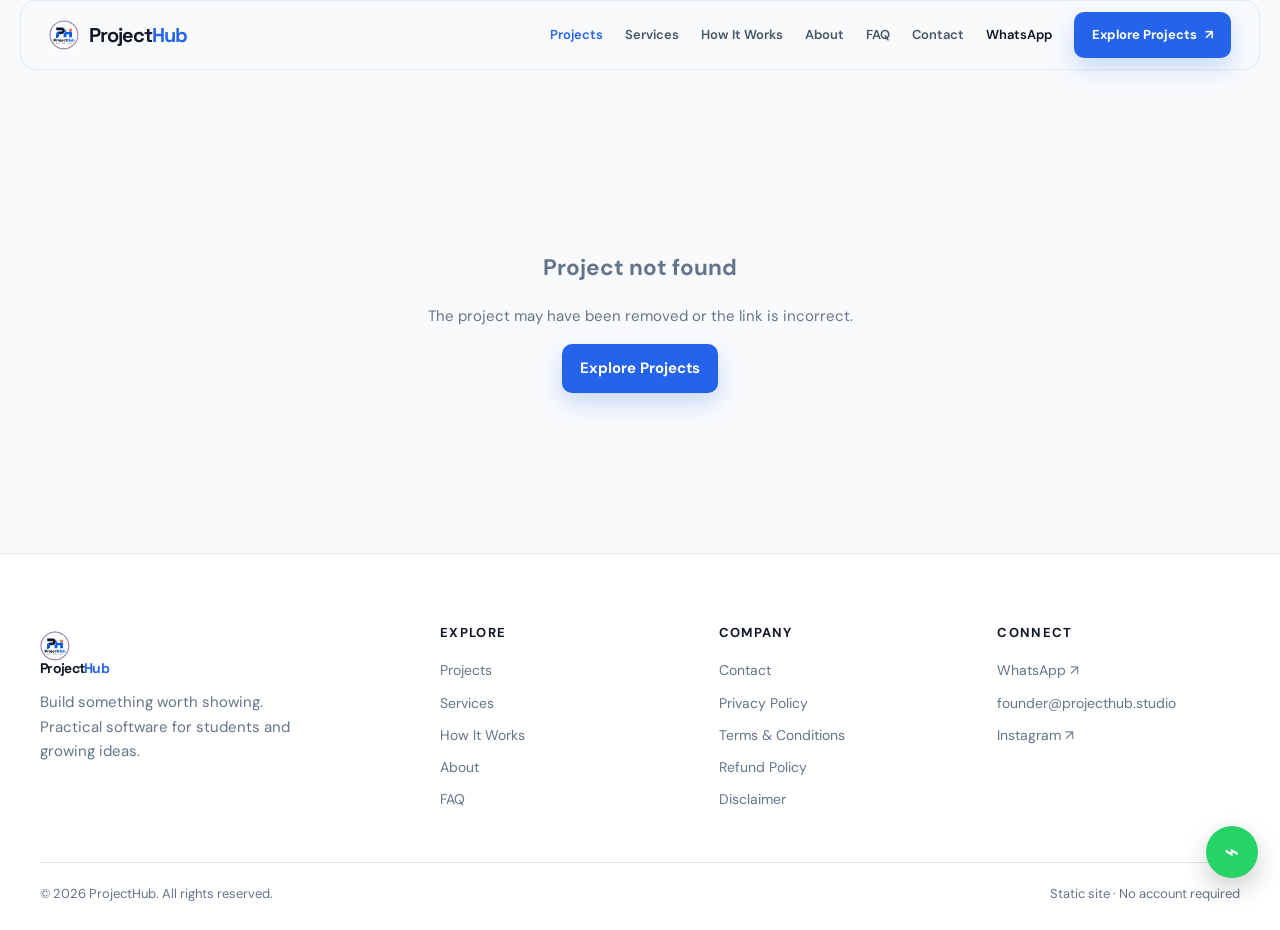
<file: project.html>
<!doctype html>
<html lang="en">
<head>
    <meta charset="UTF-8">
    <meta name="viewport" content="width=device-width,initial-scale=1">
    <title>Project details | ProjectHub</title>
    <meta name="description" content="Explore ProjectHub project details, features, technologies and what is included.">
    <link rel="canonical" href="https://projecthub.studio/project.html">
    <meta property="og:title" content="Project details | ProjectHub">
    <meta property="og:description" content="Explore project features, technologies and next steps.">
    <meta property="og:image" content="assets/social-preview.svg">
    <meta name="twitter:card" content="summary_large_image">
    <link rel="icon" href="favicon.ico">
    <link rel="stylesheet" href="css/style.css">
</head>
<body data-page="projects">
    <div id="site-header"></div>
    <main id="project-detail"></main>
    <div id="site-footer"></div>

    <script src="js/config.js"></script>
    <script src="js/projects.js"></script>
    <script src="js/main.js"></script>
    <script>
        const root = document.querySelector("#project-detail");
        const requestedId = new URLSearchParams(location.search).get("id") || "";
        const normalizedId = requestedId.trim().toLowerCase()
            .replace(/[^a-z0-9]+/g, "-")
            .replace(/^-|-$/g, "");
        const project = PROJECTS.find((item) =>
            item.id === normalizedId ||
            item.name.trim().toLowerCase() === requestedId.trim().toLowerCase()
        );

        const safeArray = (value) => Array.isArray(value) ? value : [];
        const checkIcon = '<svg class="check-icon" xmlns="http://www.w3.org/2000/svg" viewBox="0 0 20 20" aria-hidden="true" focusable="false"><path d="m5 10.5 3.2 3.2L15.5 6.5"></path></svg>';
        const checkList = (items) => safeArray(items).map((item) => '<li>' + checkIcon + '<span>' + item + '</span></li>').join("");

        if (!project) {
            root.innerHTML = '<section class="section"><div class="container empty"><h1>Project not found</h1><p>The project may have been removed or the link is incorrect.</p><a class="button button-primary" href="projects.html">Explore Projects</a></div></section>';
        } else {
            document.title = (project.seoTitle || project.name) + " | ProjectHub";
            document.querySelector('meta[name="description"]').content = project.seoDescription || project.description;
            const keywords = document.querySelector('meta[name="keywords"]') || document.head.appendChild(Object.assign(document.createElement("meta"), { name: "keywords" }));
            keywords.content = (project.seoKeywords || []).join(", ");
            document.querySelector('meta[property="og:title"]').content = document.title;
            document.querySelector('meta[property="og:description"]').content = project.seoDescription || project.description;
            document.querySelector('meta[property="og:image"]').content = new URL(project.image, location.href).href;
            document.querySelector('link[rel="canonical"]').href = "https://projecthub.studio/project.html?id=" + project.id;

            root.innerHTML =
                '<section class="page-hero"><div class="container"><span class="eyebrow">' + project.category + ' · ' + project.type + '</span><h1>' + project.name + '</h1><p>' + project.description + '</p></div></section>' +
                '<section class="section project-overview"><div class="container detail-grid"><div><img class="detail-image" src="' + project.image + '" alt="' + project.name + ' software interface preview"></div><div class="detail"><span class="tag">' + project.type + '</span><h1>' + project.name + '</h1><p class="section-intro">' + project.description + '</p><div class="price">' + ProjectHub.priceMarkup(project) + '</div><div class="button-row"><a class="button button-primary" id="get-project" href="#">Get Project on WhatsApp</a><a class="button button-outline" href="contact.html">Ask a question</a></div><h2>What it includes</h2><ul class="check-list">' + checkList(project.included) + '</ul></div></div></section>' +
                '<section class="section detail-sections"><div class="container detail-grid"><div><span class="eyebrow">Built with</span><h2>Technologies</h2><div class="tags">' + safeArray(project.technologies).map((technology) => '<span class="tag">' + technology + '</span>').join("") + '</div></div><div><span class="eyebrow">Inside the project</span><h2>Features</h2><ul class="check-list">' + checkList(project.features) + '</ul></div></div></section>' +
                '<section class="section"><div class="container faq-list"><span class="eyebrow">Project questions</span><h2>Before you get started</h2>' + safeArray(project.faq).map((item) => '<details class="faq-item"><summary>' + item.question + '</summary><p>' + item.answer + '</p></details>').join("") + '</div></section>';

            const renderedImage = root.querySelector(".detail-image");
            if (renderedImage) renderedImage.alt = project.imageAlt || project.name + " software interface preview";
            const getProject = document.querySelector("#get-project");
            getProject.href = ProjectHub.waUrl(ProjectHub.projectMessage(project));
            getProject.target = "_blank";
            getProject.rel = "noreferrer";

            const structuredData = {
                "@context": "https://schema.org",
                "@type": "Product",
                name: project.name,
                description: project.description,
                image: new URL(project.image, location.href).href,
                keywords: (project.seoKeywords || []).join(", "),
                areaServed: { "@type": "Country", name: project.geo?.region || "India" },
                audience: { "@type": "Audience", audienceType: project.geo?.audience || "college students and aspiring developers" },
                offers: project.price ? { "@type": "Offer", price: project.price, priceCurrency: "INR" } : undefined
            };
            const script = document.createElement("script");
            script.type = "application/ld+json";
            script.textContent = JSON.stringify(structuredData);
            document.head.appendChild(script);
        }
    </script>
</body>
</html>
</file>
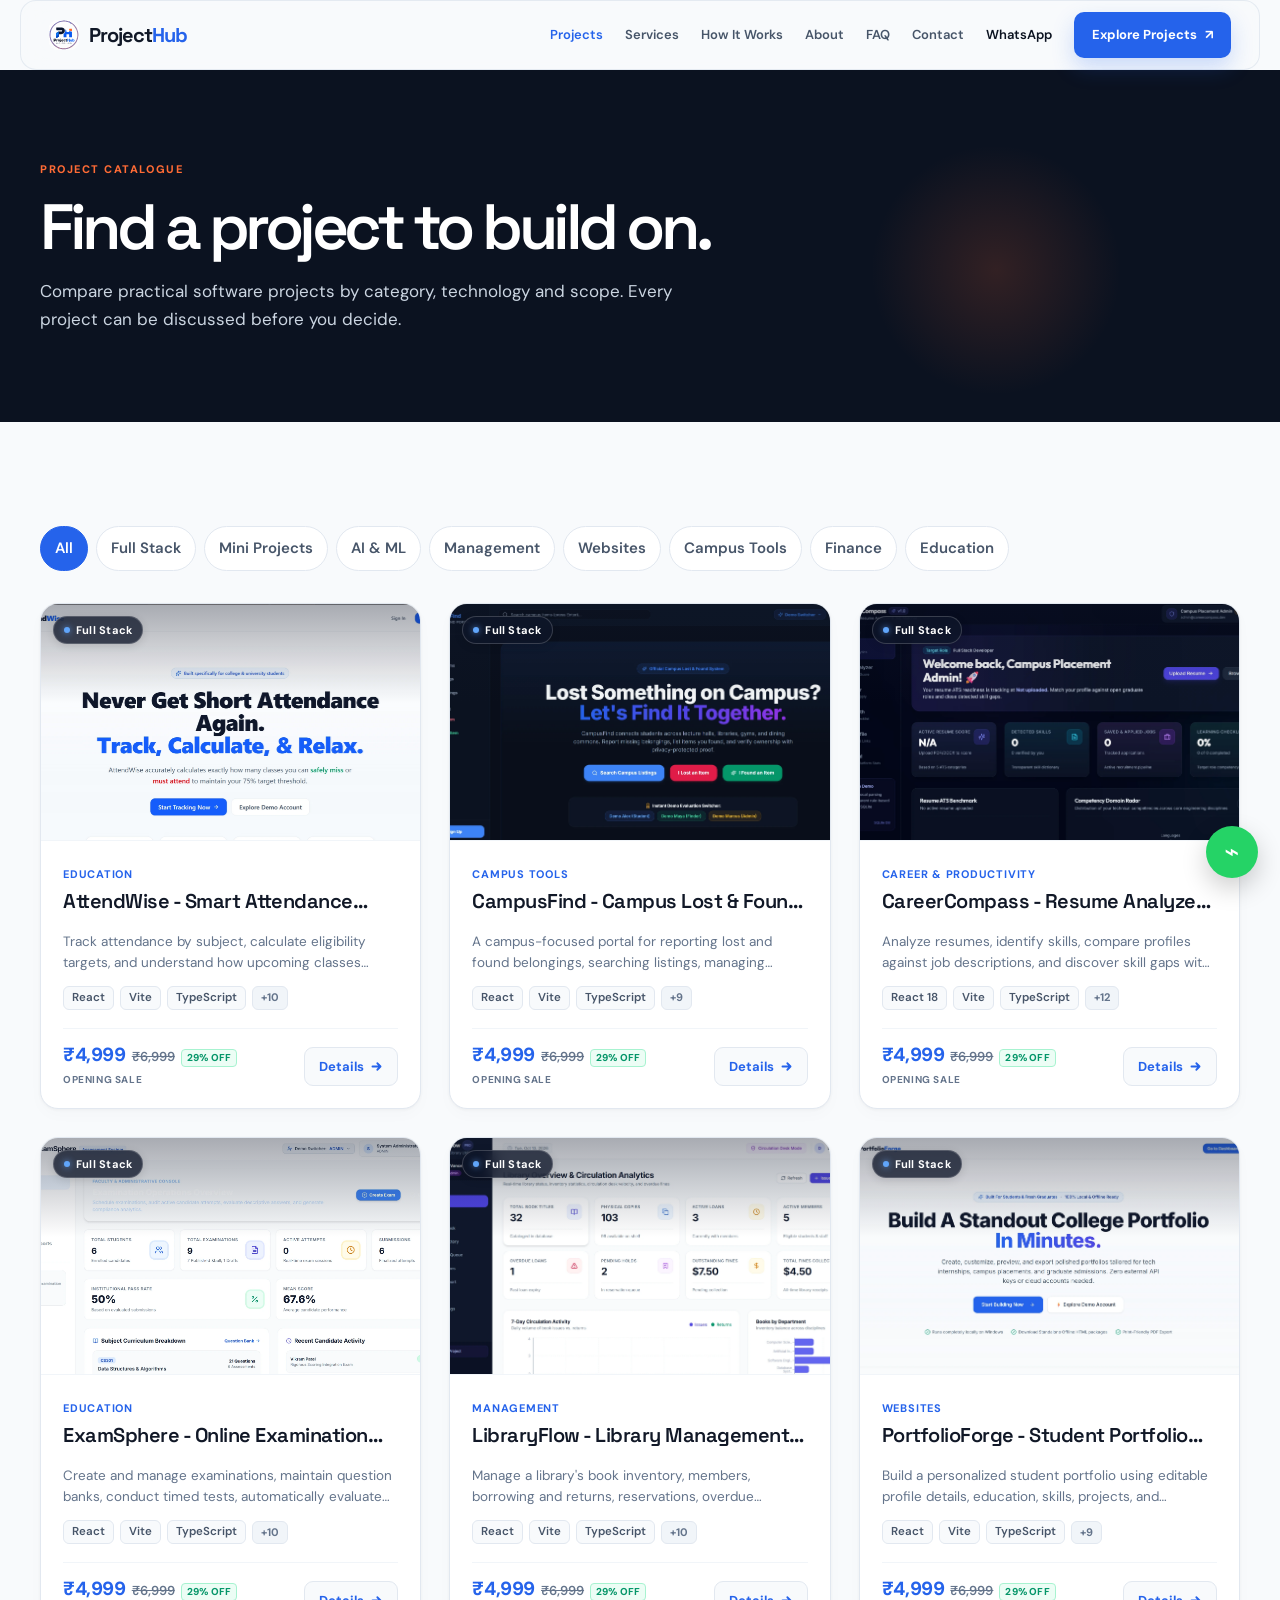
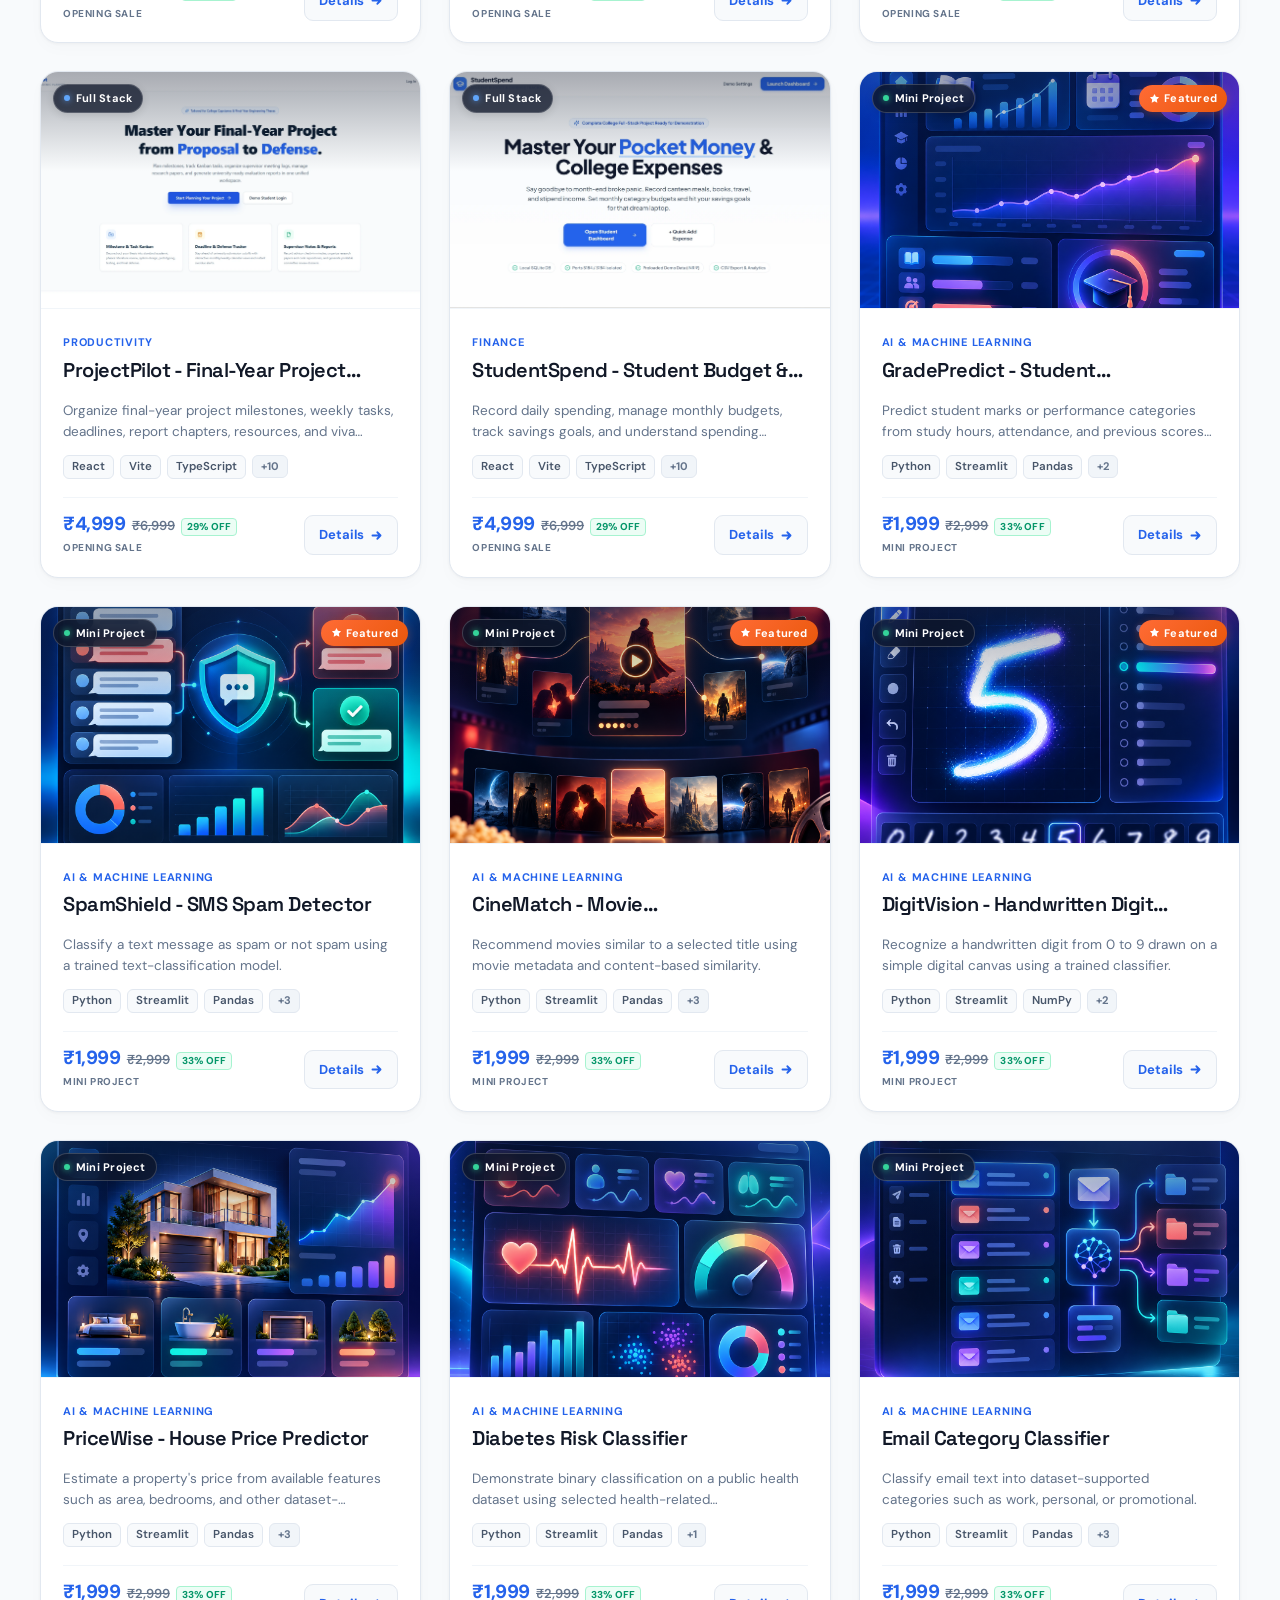
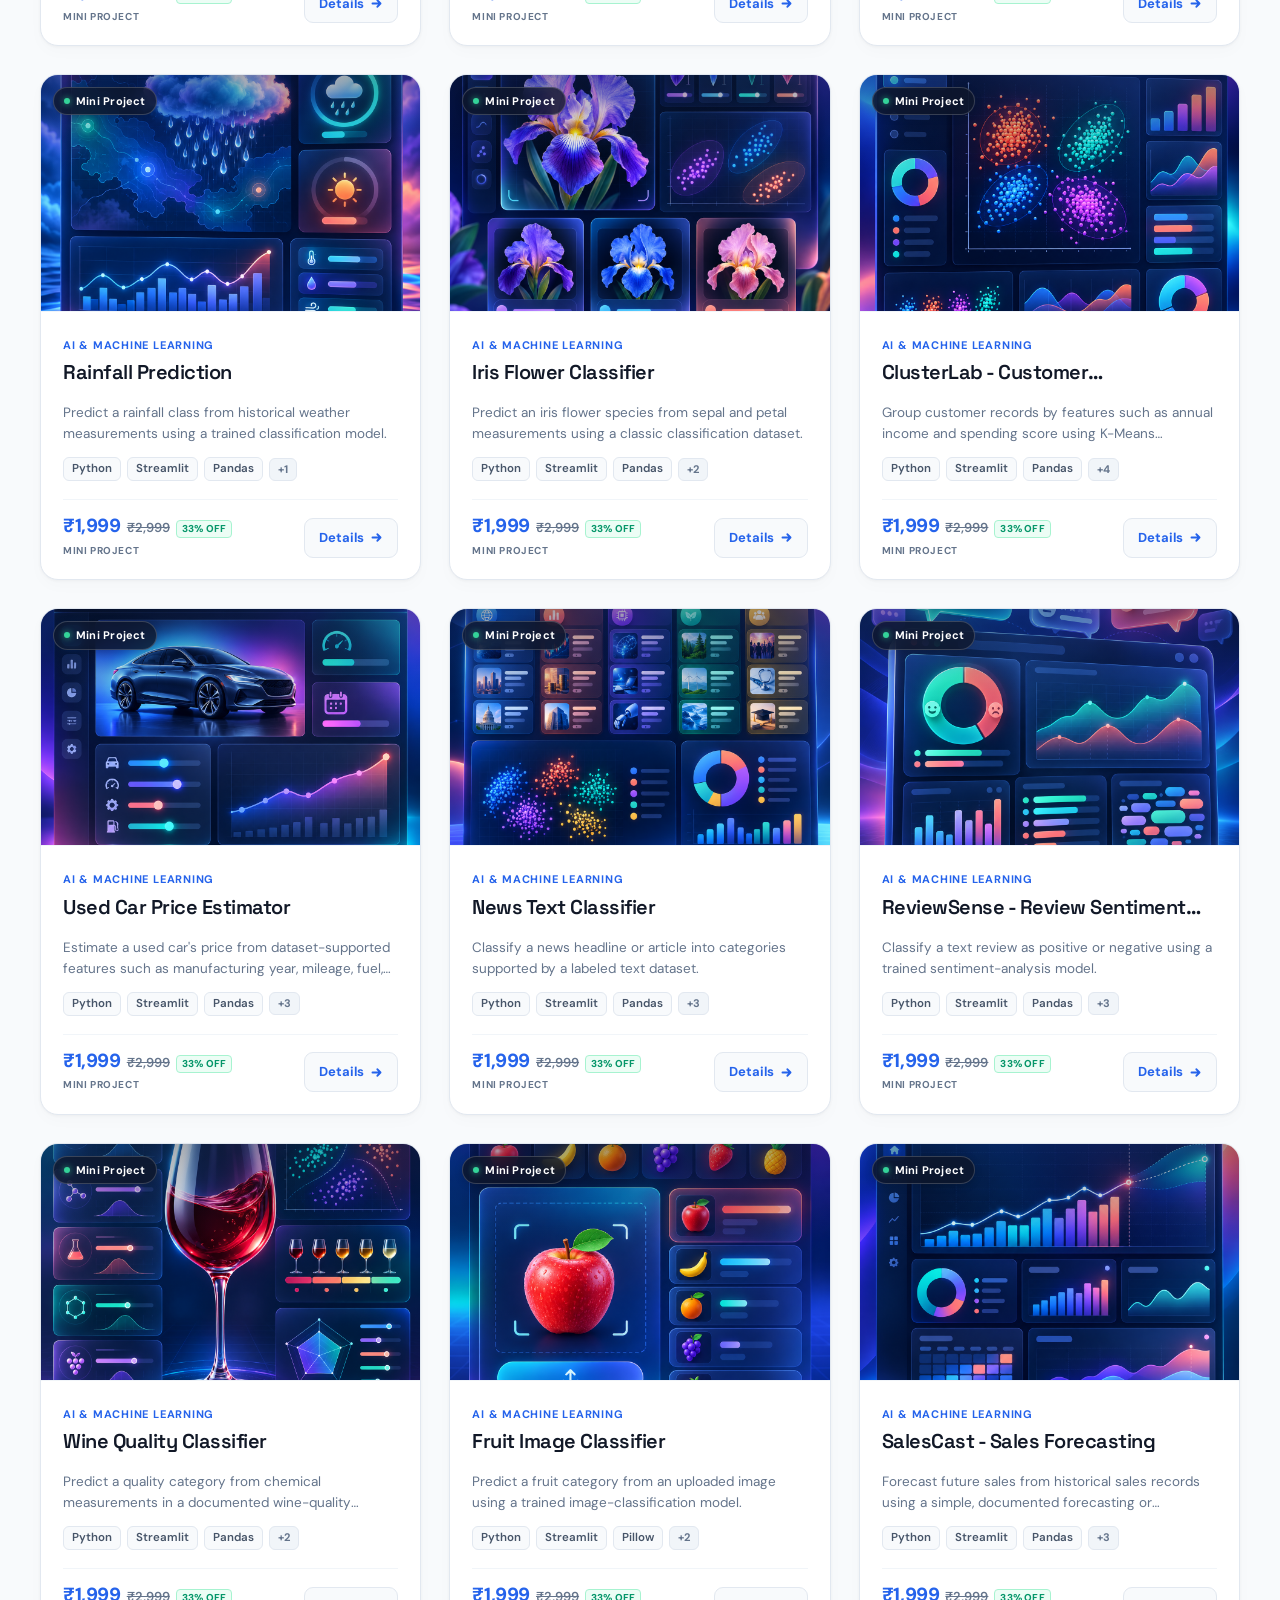
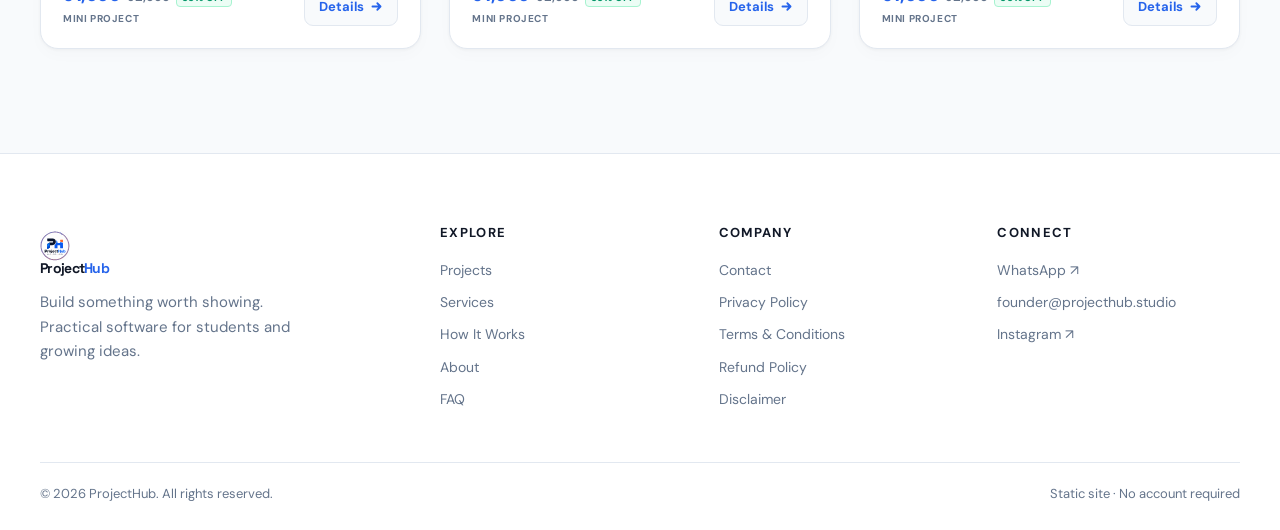
<file: projects.html>
<!doctype html><html lang="en"><head><meta charset="utf-8"><meta name="viewport" content="width=device-width,initial-scale=1"><title>Projects | ProjectHub</title><meta name="description" content="Browse websites, full-stack, management, e-commerce, AI and dashboard projects for students."><link rel="canonical" href="https://projecthub.studio/projects.html"><meta property="og:title" content="Projects | ProjectHub"><meta property="og:description" content="Browse practical software projects and discuss your requirements."><meta property="og:image" content="assets/social-preview.svg"><meta name="twitter:card" content="summary_large_image"><link rel="icon" href="favicon.ico"><link rel="stylesheet" href="css/style.css"></head><body data-page="projects"><div id="site-header"></div><main><section class="page-hero"><div class="container"><span class="eyebrow">Project catalogue</span><h1>Find a project to build on.</h1><p>Compare practical software projects by category, technology and scope. Every project can be discussed before you decide.</p></div></section><section class="section"><div class="container"><div class="filters" id="filters"></div><div class="cards" id="project-grid"></div></div></section></main><div id="site-footer"></div><script src="js/config.js"></script><script src="js/projects.js"></script><script src="js/main.js"></script><script>const categories=["All","Full Stack","Mini Projects","AI & ML","Management","Websites","Campus Tools","Finance","Education"],filters=document.querySelector("#filters"),grid=document.querySelector("#project-grid");function card(p){return ProjectHub.cardMarkup(p)}function show(category="All"){const matches=PROJECTS.filter(p=>{if(category==="All")return true;if(category==="Full Stack")return p.type==="Full Stack";if(category==="Mini Projects")return p.type==="Mini Project";if(category==="AI & ML")return p.category.includes("AI")||p.category.includes("Machine Learning");return p.category===category||p.type===category});grid.innerHTML=matches.map(card).join("")||'<div class="empty">No projects found in this category.</div>';document.querySelectorAll(".filter").forEach(b=>b.classList.toggle("active",b.dataset.category===category))}filters.innerHTML=categories.map(c=>`<button class="filter ${c==="All"?"active":""}" data-category="${c}">${c}</button>`).join("");filters.addEventListener("click",e=>{if(e.target.matches(".filter"))show(e.target.dataset.category)});show();</script></body></html>
</file>
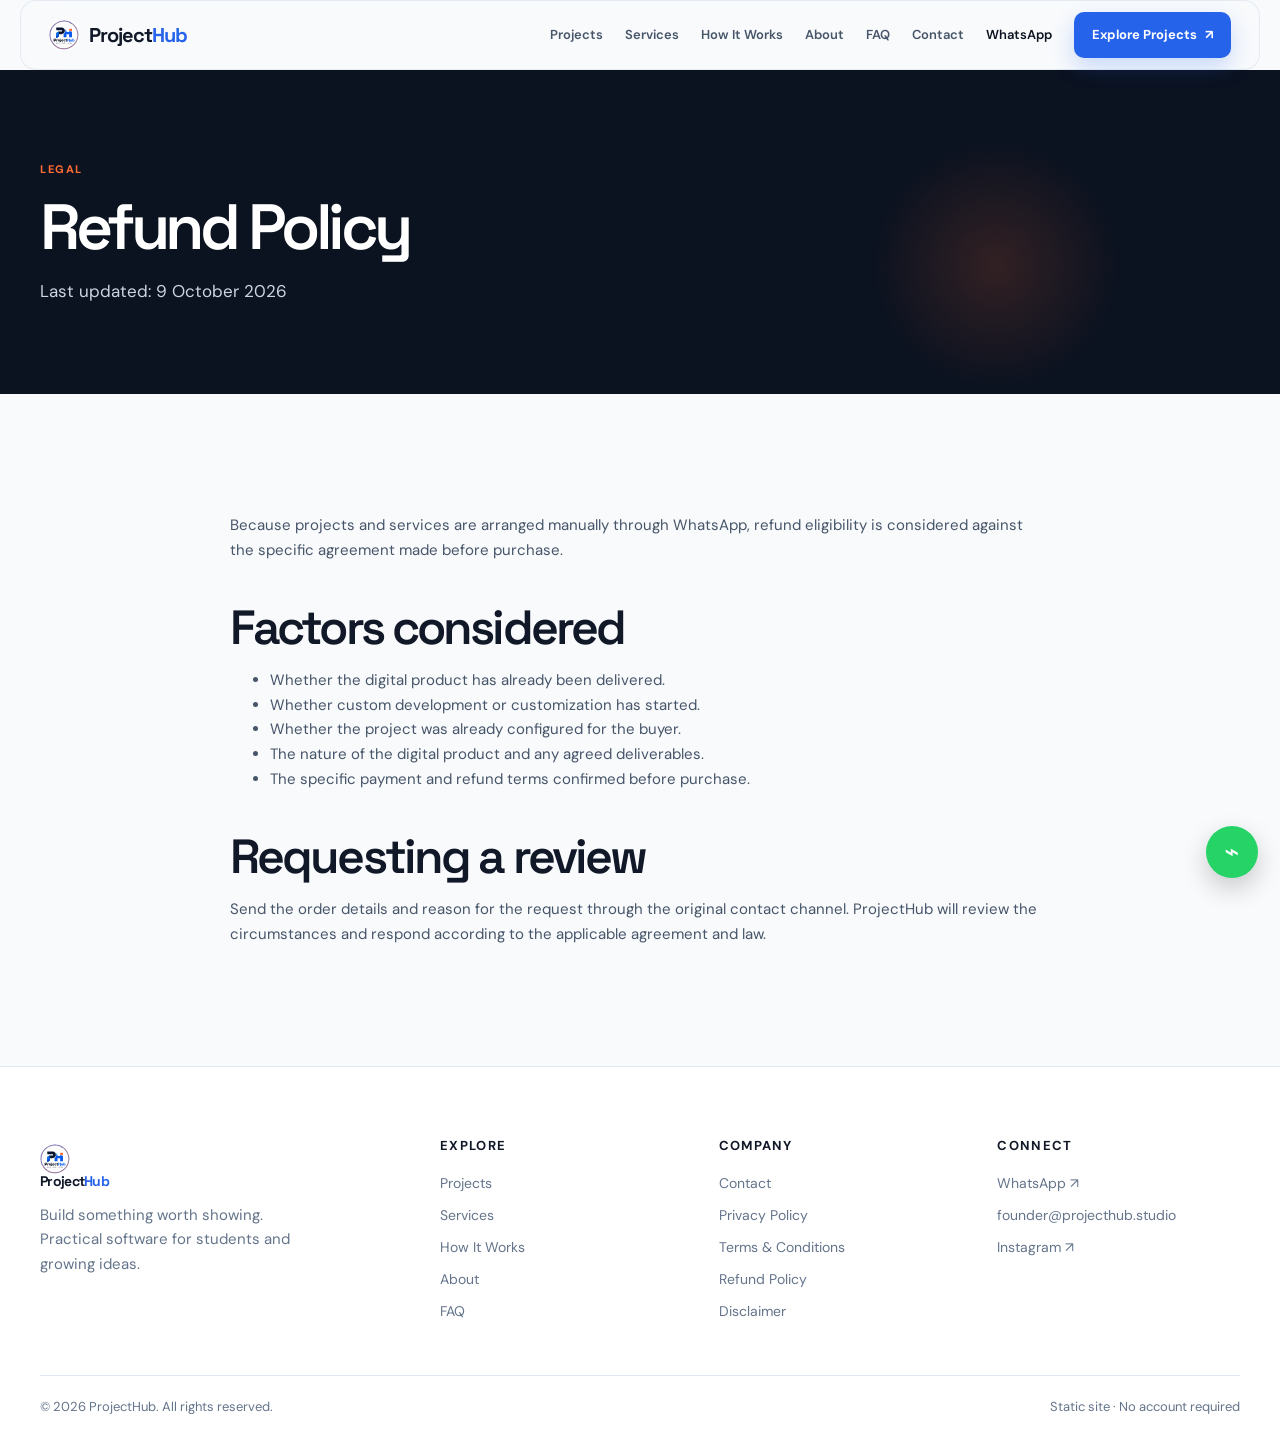
<file: refund-policy.html>
<!doctype html><html lang="en"><head><meta charset="utf-8"><meta name="viewport" content="width=device-width,initial-scale=1"><title>Refund Policy | ProjectHub</title><meta name="description" content="ProjectHub refund policy for manually arranged digital projects and custom development."><link rel="canonical" href="https://projecthub.studio/refund-policy.html"><link rel="icon" href="favicon.ico"><link rel="stylesheet" href="css/style.css"></head><body data-page="legal"><div id="site-header"></div><main><section class="page-hero"><div class="container"><span class="eyebrow">Legal</span><h1>Refund Policy</h1><p>Last updated: 9 October 2026</p></div></section><section class="section"><div class="container prose"><p>Because projects and services are arranged manually through WhatsApp, refund eligibility is considered against the specific agreement made before purchase.</p><h2>Factors considered</h2><ul><li>Whether the digital product has already been delivered.</li><li>Whether custom development or customization has started.</li><li>Whether the project was already configured for the buyer.</li><li>The nature of the digital product and any agreed deliverables.</li><li>The specific payment and refund terms confirmed before purchase.</li></ul><h2>Requesting a review</h2><p>Send the order details and reason for the request through the original contact channel. ProjectHub will review the circumstances and respond according to the applicable agreement and law.</p></div></section></main><div id="site-footer"></div><script src="js/config.js"></script><script src="js/main.js"></script></body></html>
</file>
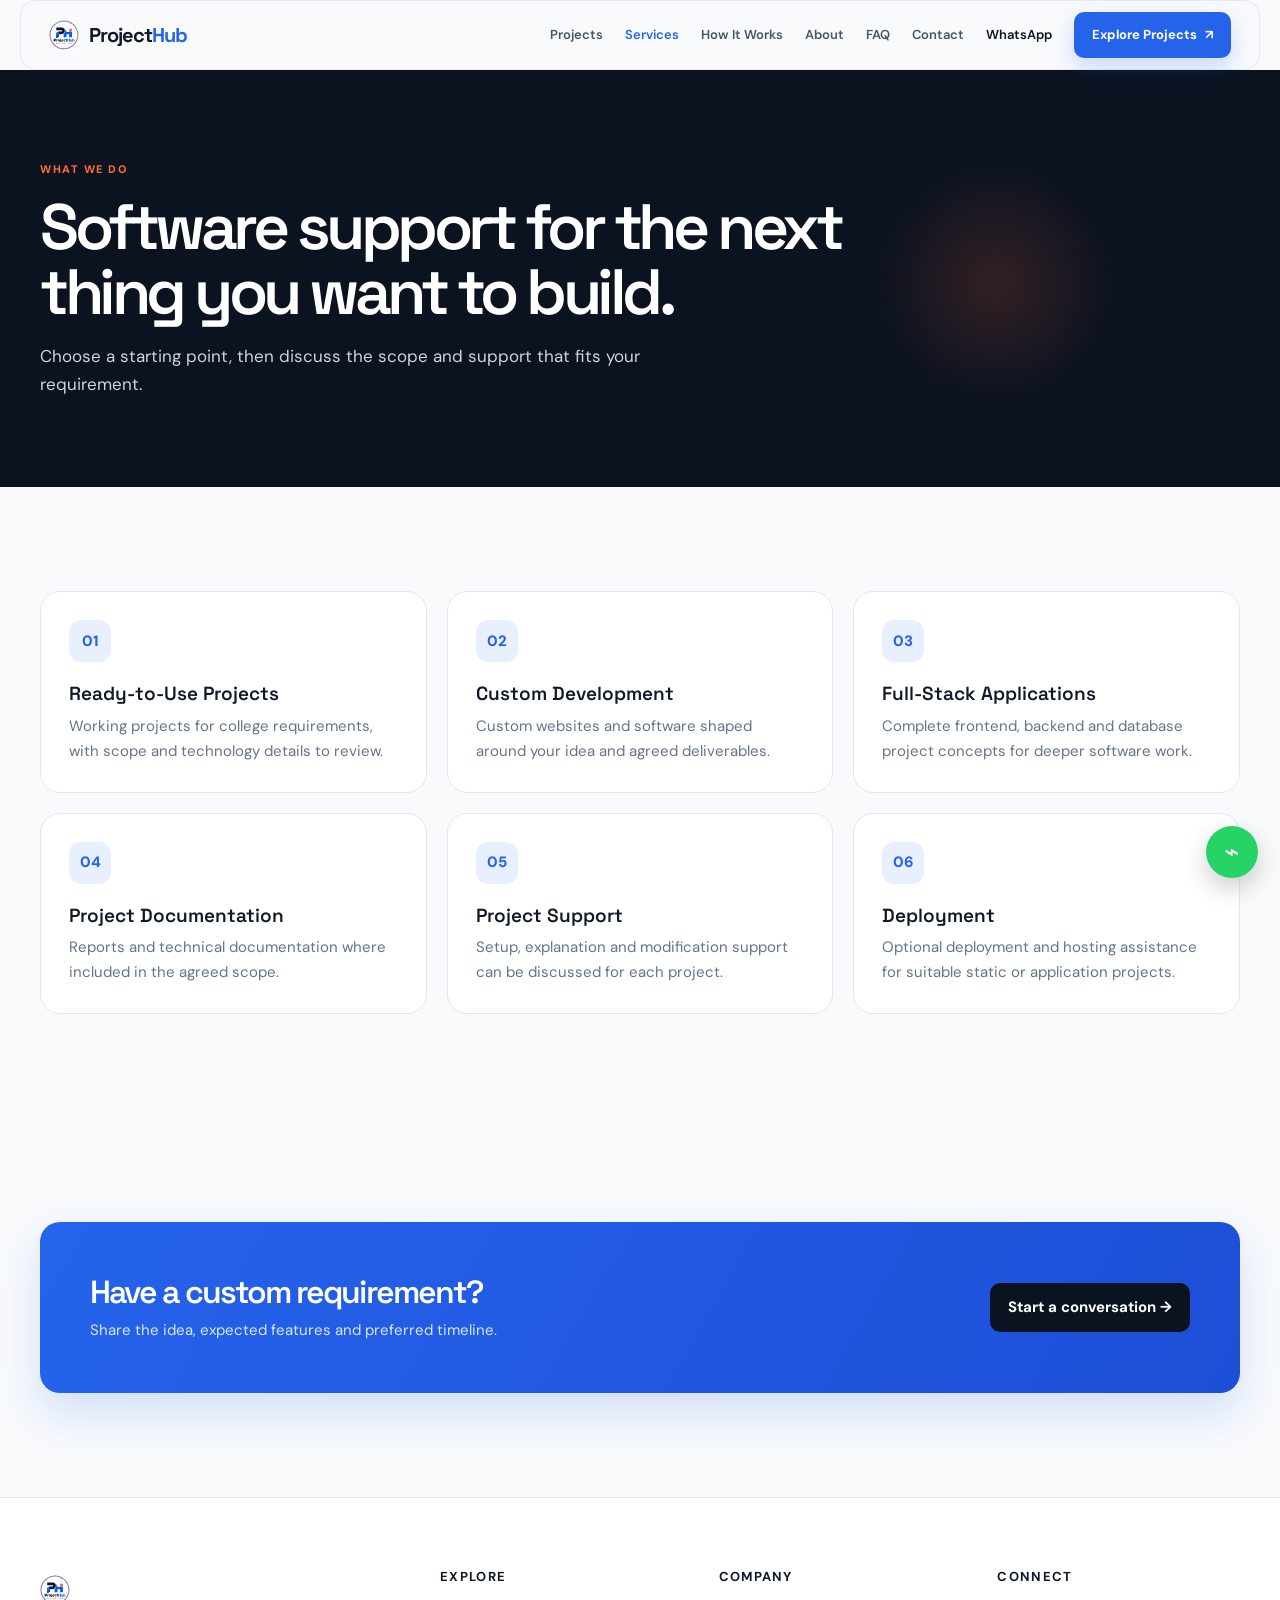
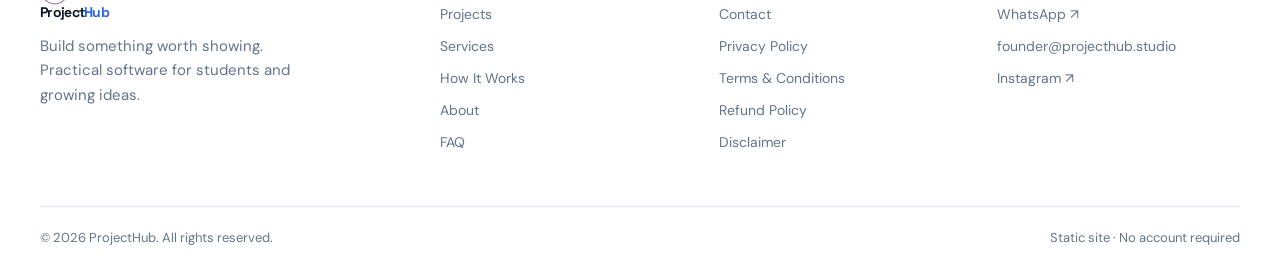
<file: services.html>
<!doctype html><html lang="en"><head><meta charset="utf-8"><meta name="viewport" content="width=device-width,initial-scale=1"><title>Services | ProjectHub</title><meta name="description" content="ProjectHub services include ready-to-use projects, custom development, documentation, support and deployment assistance."><link rel="canonical" href="https://projecthub.studio/services.html"><meta property="og:title" content="Services | ProjectHub"><meta property="og:description" content="Practical software services for student projects and custom ideas."><meta property="og:image" content="assets/social-preview.svg"><link rel="icon" href="
    "><link rel="stylesheet" href="css/style.css"></head><body data-page="services"><div id="site-header"></div><main><section class="page-hero"><div class="container"><span class="eyebrow">What we do</span><h1>Software support for the next thing you want to build.</h1><p>Choose a starting point, then discuss the scope and support that fits your requirement.</p></div></section><section class="section"><div class="container feature-grid"><div class="feature"><div class="feature-icon">01</div><h3>Ready-to-Use Projects</h3><p>Working projects for college requirements, with scope and technology details to review.</p></div><div class="feature"><div class="feature-icon">02</div><h3>Custom Development</h3><p>Custom websites and software shaped around your idea and agreed deliverables.</p></div><div class="feature"><div class="feature-icon">03</div><h3>Full-Stack Applications</h3><p>Complete frontend, backend and database project concepts for deeper software work.</p></div><div class="feature"><div class="feature-icon">04</div><h3>Project Documentation</h3><p>Reports and technical documentation where included in the agreed scope.</p></div><div class="feature"><div class="feature-icon">05</div><h3>Project Support</h3><p>Setup, explanation and modification support can be discussed for each project.</p></div><div class="feature"><div class="feature-icon">06</div><h3>Deployment</h3><p>Optional deployment and hosting assistance for suitable static or application projects.</p></div></div></section><section class="section"><div class="container"><div class="cta"><div><h2>Have a custom requirement?</h2><p>Share the idea, expected features and preferred timeline.</p></div><a class="button button-dark" href="contact.html">Start a conversation →</a></div></div></section></main><div id="site-footer"></div><script src="js/config.js"></script><script src="js/main.js"></script></body></html>
</file>
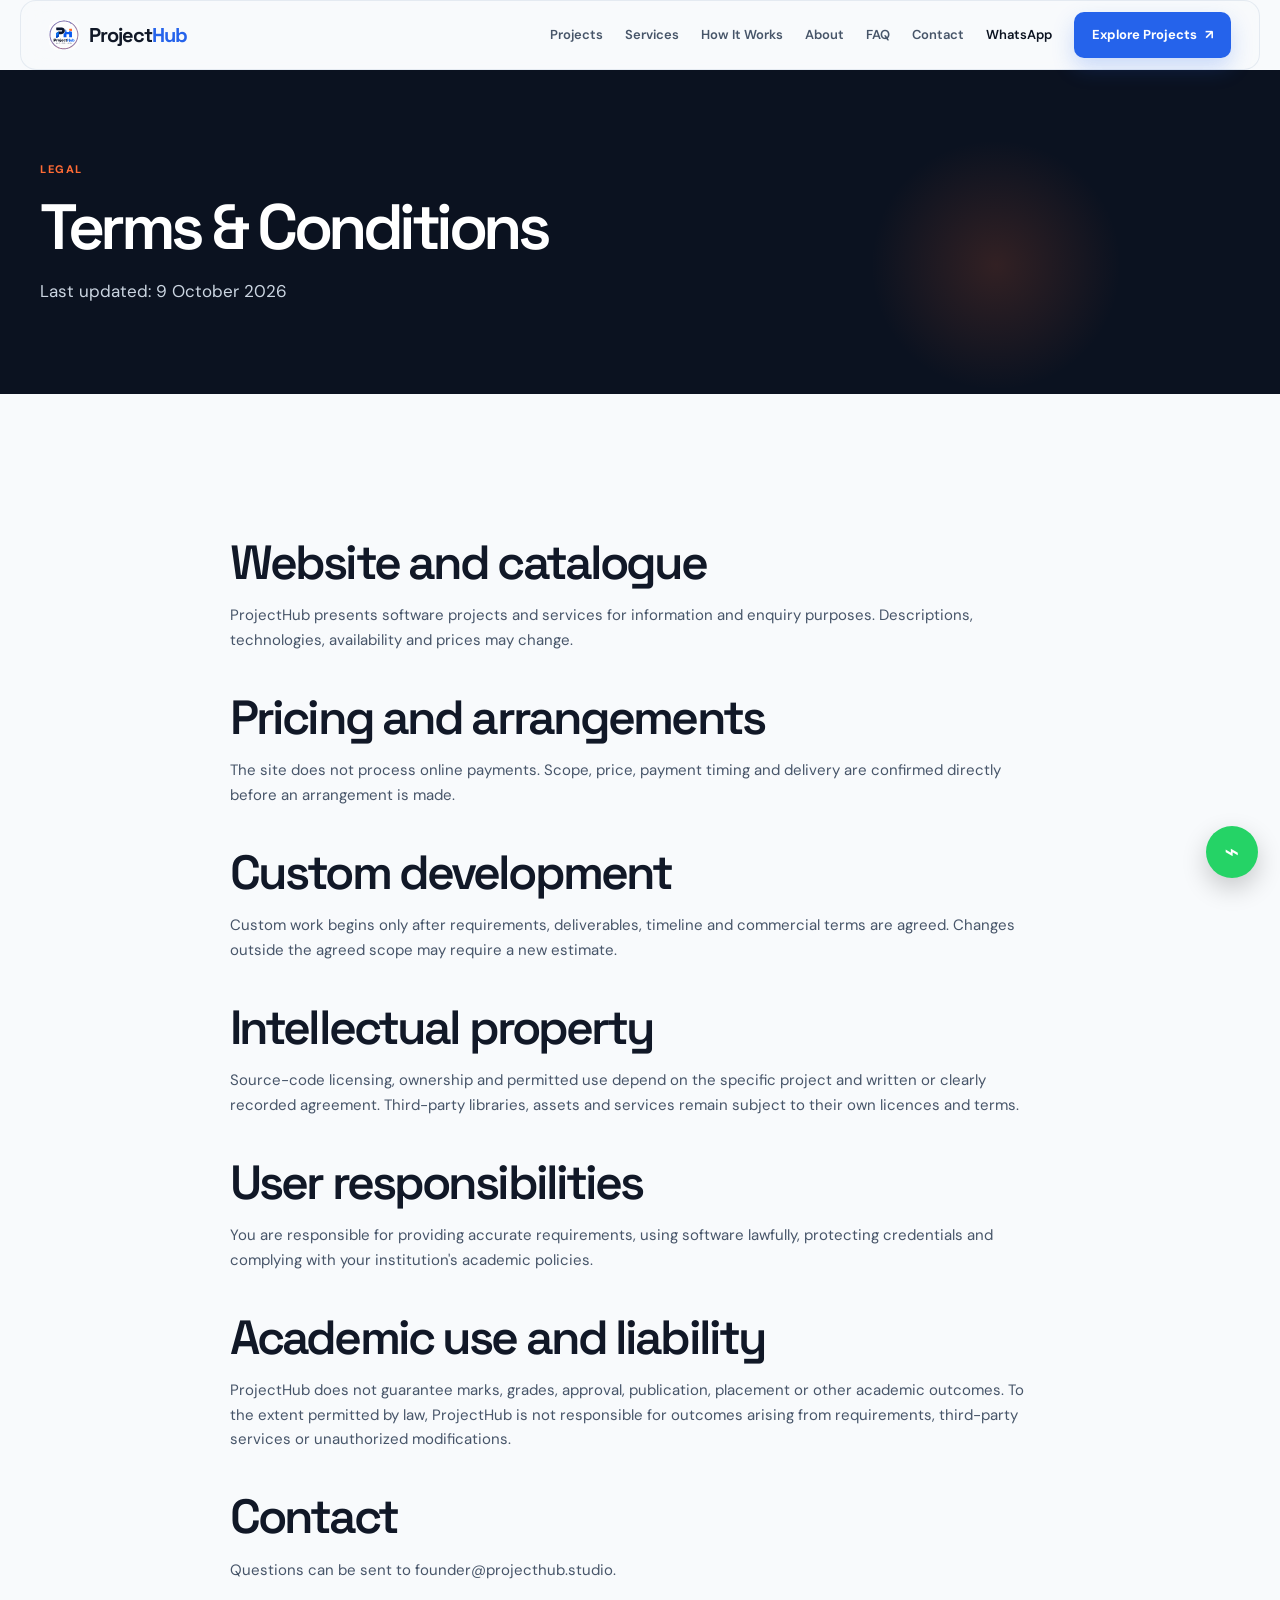
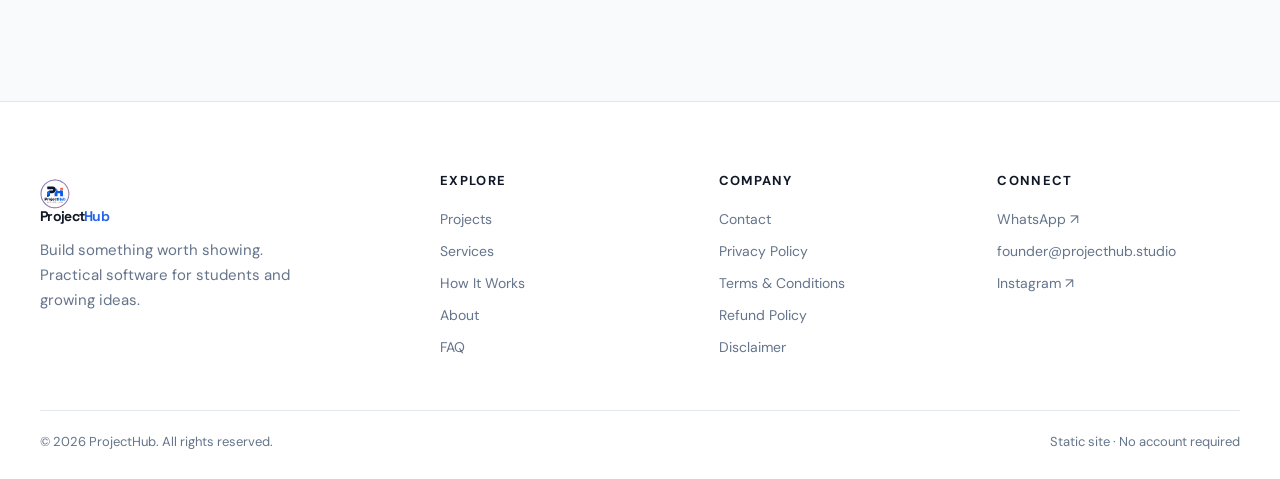
<file: terms.html>
<!doctype html><html lang="en"><head><meta charset="utf-8"><meta name="viewport" content="width=device-width,initial-scale=1"><title>Terms & Conditions | ProjectHub</title><meta name="description" content="Terms and conditions for using the ProjectHub catalogue and discussing software services."><link rel="canonical" href="https://projecthub.studio/terms.html"><link rel="icon" href="favicon.ico"><link rel="stylesheet" href="css/style.css"></head><body data-page="legal"><div id="site-header"></div><main><section class="page-hero"><div class="container"><span class="eyebrow">Legal</span><h1>Terms & Conditions</h1><p>Last updated: 9 October 2026</p></div></section><section class="section"><div class="container prose"><h2>Website and catalogue</h2><p>ProjectHub presents software projects and services for information and enquiry purposes. Descriptions, technologies, availability and prices may change.</p><h2>Pricing and arrangements</h2><p>The site does not process online payments. Scope, price, payment timing and delivery are confirmed directly before an arrangement is made.</p><h2>Custom development</h2><p>Custom work begins only after requirements, deliverables, timeline and commercial terms are agreed. Changes outside the agreed scope may require a new estimate.</p><h2>Intellectual property</h2><p>Source-code licensing, ownership and permitted use depend on the specific project and written or clearly recorded agreement. Third-party libraries, assets and services remain subject to their own licences and terms.</p><h2>User responsibilities</h2><p>You are responsible for providing accurate requirements, using software lawfully, protecting credentials and complying with your institution's academic policies.</p><h2>Academic use and liability</h2><p>ProjectHub does not guarantee marks, grades, approval, publication, placement or other academic outcomes. To the extent permitted by law, ProjectHub is not responsible for outcomes arising from requirements, third-party services or unauthorized modifications.</p><h2>Contact</h2><p>Questions can be sent to founder@projecthub.studio.</p></div></section></main><div id="site-footer"></div><script src="js/config.js"></script><script src="js/main.js"></script></body></html>
</file>
<file: css/style.css>
@import url("https://fonts.googleapis.com/css2?family=DM+Sans:wght@400;500;600;700&family=Space+Grotesk:wght@500;600;700&display=swap");
:root{--blue:#2563eb;--navy:#0b1220;--coral:#ff6b35;--bg:#f8fafc;--text:#111827;--muted:#64748b;--line:#e2e8f0;--white:#fff;--shadow:0 20px 55px rgba(11,18,32,.12);--radius:20px}
*{box-sizing:border-box}html{scroll-behavior:smooth}body{margin:0;background:var(--bg);color:var(--text);font:15px/1.65 "DM Sans",system-ui,sans-serif}a{color:inherit;text-decoration:none}img{max-width:100%;display:block}button{font:inherit}.container{width:min(1200px,calc(100% - 56px));margin:auto}
.site-header{position:sticky;top:14px;z-index:20;margin:0 auto;width:min(1240px,calc(100% - 28px));background:rgba(248,250,252,.78);backdrop-filter:blur(16px);border:1px solid rgba(226,232,240,.9);border-radius:16px;transition:.25s ease}.site-header.scrolled{box-shadow:0 12px 30px rgba(11,18,32,.1);background:rgba(248,250,252,.94)}.nav{height:68px;display:flex;align-items:center;justify-content:space-between}.logo{display:inline-flex;align-items:center;gap:10px;font:700 20px/1 "Space Grotesk",sans-serif;letter-spacing:-.05em}.logo>span:last-child>span{color:var(--blue)}.logo-mark{display:grid;place-items:center;width:30px;height:30px;border-radius:9px;background:var(--navy);color:#fff;font-size:10px;letter-spacing:-.08em}.nav-links{display:flex;gap:22px;align-items:center;color:#475569;font-size:13px;font-weight:600}.nav-links a:hover,.nav-links a.active{color:var(--blue)}.nav-whatsapp{color:var(--navy)}.menu-button{display:none;border:0;background:none;font-size:23px;color:var(--navy);cursor:pointer}
.button{display:inline-flex;align-items:center;justify-content:center;gap:8px;border:0;border-radius:10px;padding:12px 18px;font-weight:700;cursor:pointer;transition:transform .22s ease,box-shadow .22s ease,background .22s ease}.button:hover{transform:translateY(-3px)}.button-primary{background:var(--blue);color:#fff;box-shadow:0 10px 22px rgba(37,99,235,.22)}.button-dark{background:var(--navy);color:#fff}.button-outline{background:rgba(255,255,255,.72);border:1px solid var(--line);color:var(--text)}
.hero{padding:112px 0 104px;background:var(--navy);color:#fff;overflow:hidden;position:relative}.hero:before{content:"";position:absolute;width:560px;height:560px;right:-120px;top:-180px;background:radial-gradient(circle,rgba(37,99,235,.28),transparent 68%);pointer-events:none}.hero-grid{display:grid;grid-template-columns:1fr .92fr;gap:80px;align-items:center;position:relative}.hero h1{font:600 clamp(48px,6vw,82px)/.98 "Space Grotesk",sans-serif;letter-spacing:-.075em;margin:20px 0}.hero h1 em{color:var(--coral);font-style:normal}.hero p{color:#cbd5e1;font-size:18px;max-width:520px}.eyebrow{color:var(--coral);text-transform:uppercase;letter-spacing:.14em;font-size:11px;font-weight:800}.button-row{display:flex;gap:12px;flex-wrap:wrap;margin-top:30px}.hero-art{background:linear-gradient(145deg,rgba(37,99,235,.24),rgba(255,255,255,.04));border:1px solid rgba(255,255,255,.18);border-radius:24px;padding:18px;box-shadow:0 35px 90px rgba(0,0,0,.35);transform:rotate(2deg);animation:float 7s ease-in-out infinite}.hero-art:after{content:"LIVE PREVIEW  /  PROJECTHUB";display:block;color:#a8b5ca;font-size:10px;letter-spacing:.14em;padding:14px 4px 0}.hero-art img{width:100%;border-radius:14px}
.section{padding:104px 0}.section-header{display:flex;justify-content:space-between;gap:32px;align-items:end;margin-bottom:38px}.section h2{font:600 clamp(30px,4vw,48px)/1.05 "Space Grotesk",sans-serif;letter-spacing:-.06em;margin:10px 0}.section-intro{color:var(--muted);max-width:600px}.cards{display:grid;grid-template-columns:repeat(3,1fr);gap:24px}.project-card{background:#fff;border:1px solid var(--line);border-radius:var(--radius);overflow:hidden;display:flex;flex-direction:column;transition:transform .25s ease,box-shadow .25s ease,border-color .25s ease}.project-card:hover{transform:translateY(-6px);box-shadow:var(--shadow);border-color:#c7d2fe}.project-image{aspect-ratio:16/10;object-fit:cover;background:#e2e8f0;transition:transform .5s ease}.project-card:hover .project-image{transform:scale(1.035)}.card-content{padding:24px;display:flex;flex-direction:column;flex:1}.card-top{display:flex;justify-content:space-between;gap:10px;align-items:start}.card-content h3{font:600 20px/1.25 "Space Grotesk",sans-serif;margin:0}.card-content p{color:var(--muted);margin:12px 0}.badge,.tag{font-size:11px;font-weight:700;border-radius:99px;padding:4px 9px;background:#e8efff;color:var(--blue);white-space:nowrap}.badge{background:#fff0e9;color:#d34b18}.tags{display:flex;flex-wrap:wrap;gap:6px;margin:8px 0 18px}.tag{background:#f1f5f9;color:#475569}.card-footer{display:flex;justify-content:space-between;align-items:center;margin-top:auto;padding-top:16px;border-top:1px solid var(--line);font-weight:700}.card-footer a{color:var(--blue)}.price{font-size:18px;font-weight:800}.price.custom{font-size:14px;color:var(--blue)}.sale-label{display:block;width:max-content;margin-bottom:5px;padding:4px 8px;border-radius:99px;background:#fff0e9;color:#d34b18;font-size:10px;font-weight:800;letter-spacing:.04em;text-transform:uppercase}.sale-prices{display:flex;align-items:center;gap:8px;flex-wrap:wrap}.sale-prices del{color:var(--muted);font-size:13px;font-weight:600}.sale-prices strong{color:var(--blue)}.discount{padding:3px 6px;border-radius:5px;background:#e8efff;color:var(--blue);font-size:10px;font-weight:800}
.value-strip{padding:22px 0;background:#fff;border-bottom:1px solid var(--line)}.value-grid{display:grid;grid-template-columns:repeat(4,1fr);gap:18px;color:var(--coral);font-size:11px;font-weight:800;letter-spacing:.1em;text-transform:uppercase}.value-grid span{display:flex;gap:10px;align-items:center}.value-grid strong{color:var(--text);font-size:13px;letter-spacing:0;text-transform:none}.light-section{background:#fff}.process-section{background:#f1f5f9}
.dark-band{background:var(--navy);color:#fff;position:relative;overflow:hidden}.dark-band .section-intro{color:#cbd5e1}.feature-grid{display:grid;grid-template-columns:repeat(3,1fr);gap:20px}.feature{background:#fff;border:1px solid var(--line);padding:28px;border-radius:var(--radius);transition:.25s}.feature:hover,.step:hover{transform:translateY(-4px);box-shadow:var(--shadow)}.dark-band .feature{background:rgba(255,255,255,.055);border-color:rgba(255,255,255,.12)}.feature-icon{width:42px;height:42px;border-radius:12px;background:#e8efff;color:var(--blue);display:grid;place-items:center;font-weight:800;margin-bottom:20px}.feature h3{font:600 19px/1.25 "Space Grotesk",sans-serif;margin:0 0 8px}.feature p{margin:0;color:var(--muted)}.dark-band .feature p{color:#cbd5e1}.page-hero{padding:86px 0 72px;background:var(--navy);color:#fff;position:relative;overflow:hidden}.page-hero:after{content:"";position:absolute;right:12%;top:20%;width:260px;height:260px;background:radial-gradient(circle,rgba(255,107,53,.16),transparent 68%)}.page-hero h1{font:600 clamp(40px,5vw,64px)/1.02 "Space Grotesk",sans-serif;letter-spacing:-.07em;margin:14px 0;max-width:850px}.page-hero p{color:#cbd5e1;max-width:680px;font-size:17px}.filters{display:flex;gap:8px;flex-wrap:wrap;margin-bottom:32px}.filter{border:1px solid var(--line);background:#fff;color:#475569;padding:9px 14px;border-radius:99px;cursor:pointer;font-weight:600;transition:.2s}.filter.active,.filter:hover{background:var(--blue);color:#fff;border-color:var(--blue)}.detail-grid{display:grid;grid-template-columns:1fr 1fr;gap:56px;align-items:start}.detail-image{border-radius:var(--radius);box-shadow:var(--shadow)}.detail h1{font:600 clamp(36px,5vw,58px)/1.02 "Space Grotesk",sans-serif;letter-spacing:-.06em;margin:14px 0}.detail h2{font:600 26px "Space Grotesk",sans-serif;margin-top:40px}.check-list{padding:0;list-style:none}.check-list li{margin:12px 0;padding-left:28px;position:relative}.check-list li:before{content:none}.notice{padding:22px;background:#fff8f4;border-left:4px solid var(--coral);border-radius:12px}.faq-list{max-width:840px}.faq-item{background:#fff;border:1px solid var(--line);border-radius:14px;margin:12px 0;padding:0 22px;transition:.2s}.faq-item[open]{border-color:#bfdbfe;box-shadow:0 8px 24px rgba(11,18,32,.06)}.faq-item summary{cursor:pointer;padding:20px 0;font-weight:700}.faq-item summary:focus-visible{outline:3px solid rgba(37,99,235,.3);outline-offset:5px}.faq-item p{color:var(--muted);margin:0 0 20px}.prose{max-width:820px}.prose h2{margin-top:40px}.prose p,.prose li{color:#475569}.steps{display:grid;grid-template-columns:repeat(4,1fr);gap:18px;counter-reset:steps}.step{position:relative;padding:28px;background:#fff;border:1px solid var(--line);border-radius:var(--radius);transition:.25s}.step:before{counter-increment:steps;content:"0" counter(steps);color:var(--blue);font-weight:800;font-size:13px}.step h3{font:600 19px "Space Grotesk",sans-serif;margin:14px 0 6px}.step p{color:var(--muted);margin:0}.cta{padding:50px;background:linear-gradient(120deg,var(--blue),#1d4ed8);border-radius:var(--radius);color:#fff;display:flex;align-items:center;justify-content:space-between;gap:24px;box-shadow:0 20px 45px rgba(37,99,235,.18)}.cta h2{margin:0;font:600 32px "Space Grotesk",sans-serif}.cta p{color:#dbe7ff;margin:6px 0 0}
.site-footer{background:#fff;border-top:1px solid var(--line);padding:68px 0 26px}.footer-grid{display:grid;grid-template-columns:1.5fr 1fr 1fr 1fr;gap:36px}.footer-grid h3{font-size:13px;margin:0 0 16px;text-transform:uppercase;letter-spacing:.1em}.footer-grid a{display:block;color:var(--muted);margin:9px 0;font-size:14px}.footer-grid a:hover{color:var(--blue)}.footer-grid .logo{color:var(--text)}.footer-note{color:var(--muted);max-width:260px}.copyright{border-top:1px solid var(--line);margin-top:42px;padding-top:20px;color:var(--muted);font-size:13px;display:flex;justify-content:space-between}.floating-wa{position:fixed;right:22px;bottom:22px;width:52px;height:52px;border-radius:50%;background:#25d366;color:#fff;display:grid;place-items:center;font-size:25px;font-weight:800;box-shadow:0 10px 26px rgba(0,0,0,.2);z-index:15}.empty{text-align:center;padding:56px;color:var(--muted)}.reveal-on-scroll{opacity:0;transform:translateY(18px);transition:opacity .65s ease,transform .65s ease}.reveal-on-scroll.is-visible{opacity:1;transform:none}@keyframes float{0%,100%{transform:rotate(2deg) translateY(0)}50%{transform:rotate(1deg) translateY(-9px)}}@media(max-width:800px){.container{width:min(100% - 36px,640px)}.site-header{top:8px}.nav-links{display:none;position:absolute;top:67px;left:-1px;right:-1px;background:rgba(255,255,255,.98);padding:16px 20px 20px;flex-direction:column;align-items:stretch;border:1px solid var(--line);border-radius:0 0 16px 16px;box-shadow:0 16px 25px rgba(11,18,32,.1)}.nav-links.open{display:flex}.nav-links .button{margin-top:5px}.menu-button{display:block}.hero{padding:78px 0 72px}.hero-grid,.detail-grid{grid-template-columns:1fr;gap:42px}.hero-art{max-width:560px;margin:auto}.cards{grid-template-columns:1fr}.feature-grid,.steps{grid-template-columns:1fr 1fr}.section{padding:76px 0}.section-header{display:block}.section-header .button{margin-top:18px}.footer-grid{grid-template-columns:1fr 1fr}.cta{display:block}.cta .button{margin-top:20px}.copyright{display:block}.copyright span{display:block;margin-top:8px}}@media(max-width:480px){.value-grid{grid-template-columns:1fr 1fr}.value-strip{padding:18px 0}.feature-grid,.steps,.footer-grid{grid-template-columns:1fr}.hero h1{font-size:48px}.button{width:100%}.button-row .button{width:auto}.detail h1{font-size:42px}.section{padding:60px 0}.hero-art{padding:10px}.page-hero{padding:68px 0 56px}}@media(prefers-reduced-motion:reduce){*,*:before,*:after{animation-duration:.01ms!important;transition-duration:.01ms!important;scroll-behavior:auto!important}.reveal-on-scroll{opacity:1;transform:none}}




.brand-logo{width:30px;height:30px;object-fit:cover;border-radius:9px;flex:0 0 auto}.logo .brand-logo + span{display:inline-block}



.detail-sections{padding-top:72px;padding-bottom:88px}.project-overview{padding-bottom:84px}.check-list{display:grid;gap:12px;margin:18px 0 0;padding:0;list-style:none}.check-list li{display:flex;align-items:flex-start;gap:12px;margin:0;padding:0;min-width:0;color:var(--text);line-height:1.5}.check-list li span{min-width:0}.check-icon{display:block;overflow:visible;width:20px;height:20px;flex:0 0 20px;margin-top:2px;border-radius:50%;background:#e8efff;stroke:var(--blue);stroke-width:2;fill:none;padding:4px}.detail-sections h2{margin:10px 0 18px}.detail-sections .tags{margin-top:0}.detail-sections .check-list{margin-top:0}@media(max-width:800px){.detail-sections{padding-top:56px;padding-bottom:64px}.project-overview{padding-bottom:64px}.detail-grid{gap:36px}}








/* Modern Professional Card Styles */
.cards{display:grid;grid-template-columns:repeat(3,1fr);gap:28px}
.project-card{background:#ffffff;border:1px solid #e2e8f0;border-radius:18px;overflow:hidden;display:flex;flex-direction:column;position:relative;transition:transform .28s cubic-bezier(0.16,1,0.3,1),box-shadow .28s cubic-bezier(0.16,1,0.3,1),border-color .28s ease;box-shadow:0 1px 3px rgba(11,18,32,.04),0 6px 16px rgba(11,18,32,.02)}
.project-card:hover{transform:translateY(-6px);border-color:#cbd5e1;box-shadow:0 20px 38px -8px rgba(15,23,42,.1),0 8px 18px -4px rgba(15,23,42,.04)}
.project-image-wrap{position:relative;overflow:hidden;aspect-ratio:16/10;background:#f1f5f9;border-bottom:1px solid #f1f5f9}
.project-image-wrap::after{content:"";position:absolute;inset:0;background:linear-gradient(180deg,rgba(15,23,42,.36) 0%,rgba(15,23,42,0) 42%);pointer-events:none;z-index:1}
.project-image{width:100%;height:100%;aspect-ratio:16/10;object-fit:cover;background:#f1f5f9;display:block;transition:transform .5s cubic-bezier(0.16,1,0.3,1)}
.project-card:hover .project-image{transform:scale(1.045)}
.card-badges{position:absolute;top:12px;left:12px;right:12px;display:flex;justify-content:space-between;align-items:center;z-index:2;pointer-events:none}
.badge-type{font-size:11px;font-weight:700;padding:4px 10px;border-radius:99px;letter-spacing:.02em;background:rgba(15,23,42,.78);backdrop-filter:blur(8px);-webkit-backdrop-filter:blur(8px);color:#ffffff;border:1px solid rgba(255,255,255,.18);box-shadow:0 2px 8px rgba(0,0,0,.12);display:inline-flex;align-items:center;gap:6px}
.badge-dot{width:6px;height:6px;border-radius:50%;display:inline-block}
.badge-dot-fullstack{background:#60a5fa;box-shadow:0 0 6px rgba(96,165,250,.8)}
.badge-dot-mini{background:#34d399;box-shadow:0 0 6px rgba(52,211,153,.8)}
.badge-featured{font-size:11px;font-weight:700;padding:4px 10px;border-radius:99px;letter-spacing:.02em;background:linear-gradient(135deg,#ff6b35,#ea580c);color:#ffffff;box-shadow:0 2px 10px rgba(234,88,12,.35);display:inline-flex;align-items:center;gap:4px;margin-left:auto}
.card-content{padding:20px 22px 20px;display:flex;flex-direction:column;flex:1;min-height:0}
.card-header{margin-bottom:6px}
.card-category{display:inline-block;font-size:11px;font-weight:700;text-transform:uppercase;letter-spacing:.07em;color:var(--blue);margin-bottom:6px}
.card-title{font:700 18px/1.3 "Space Grotesk",sans-serif;letter-spacing:-.025em;margin:0;color:var(--text);display:-webkit-box;-webkit-line-clamp:1;-webkit-box-orient:vertical;overflow:hidden}
.card-title a{color:inherit;text-decoration:none;transition:color .18s ease}
.project-card:hover .card-title a{color:var(--blue)}
.card-description{color:var(--muted);font-size:13.5px;line-height:1.55;margin:8px 0 16px;display:-webkit-box;-webkit-line-clamp:2;-webkit-box-orient:vertical;overflow:hidden;height:42px}
.card-tech-stack,.tags{display:flex;flex-wrap:wrap;gap:6px;margin:0 0 18px;align-items:center}
.tech-pill,.tag{font-size:11.5px;font-weight:600;color:#475569;background:#f8fafc;border:1px solid #e2e8f0;border-radius:6px;padding:3px 8px;line-height:1.4;white-space:nowrap;transition:border-color .15s ease,background .15s ease}
.tech-pill-more{color:#64748b;background:#f1f5f9;border-color:#e2e8f0;font-weight:700;font-size:11px}
.card-footer{display:flex;justify-content:space-between;align-items:center;gap:12px;margin-top:auto;padding-top:16px;border-top:1px solid #f1f5f9}
.price-container,.price{display:flex;flex-direction:column;justify-content:center}
.sale-price-block{display:flex;flex-direction:column;gap:2px}
.sale-prices{display:flex;align-items:baseline;gap:6px;flex-wrap:wrap}
.current-price{font-size:19px;font-weight:800;color:#0f172a;letter-spacing:-.02em;line-height:1.1}
.original-price{font-size:12.5px;font-weight:500;color:#94a3b8;text-decoration:line-through}
.discount-pill{font-size:10px;font-weight:800;color:#059669;background:#ecfdf5;border:1px solid #a7f3d0;border-radius:4px;padding:1px 5px;letter-spacing:.02em;line-height:1.4}
.sale-sublabel{font-size:10px;font-weight:700;text-transform:uppercase;letter-spacing:.06em;color:#64748b;margin-top:2px}
.price-custom{font-size:14px;font-weight:700;color:var(--blue)}
.card-action-btn{display:inline-flex;align-items:center;gap:6px;padding:8px 14px;border-radius:9px;font-size:13px;font-weight:700;background:#f8fafc;color:var(--navy);border:1px solid #e2e8f0;text-decoration:none;transition:all .2s cubic-bezier(0.16,1,0.3,1);white-space:nowrap;flex-shrink:0}
.card-action-btn .arrow-icon{transition:transform .2s cubic-bezier(0.16,1,0.3,1)}
.project-card:hover .card-action-btn{background:var(--blue);color:#ffffff;border-color:var(--blue);box-shadow:0 4px 12px rgba(37,99,235,.24)}
.project-card:hover .card-action-btn .arrow-icon{transform:translateX(3px)}
.detail .price{margin:18px 0}
.detail .current-price{font-size:28px;font-weight:800;color:#0f172a}
.detail .original-price{font-size:16px;margin-left:8px}
.detail .discount-pill{font-size:12px;padding:3px 8px;margin-left:8px}
.detail .sale-sublabel{font-size:11px;margin-top:4px}
@media(max-width:1040px){.cards{grid-template-columns:repeat(2,1fr);gap:20px}}
@media(max-width:640px){.cards{grid-template-columns:1fr;gap:20px}.card-content{padding:18px}}
</file>
